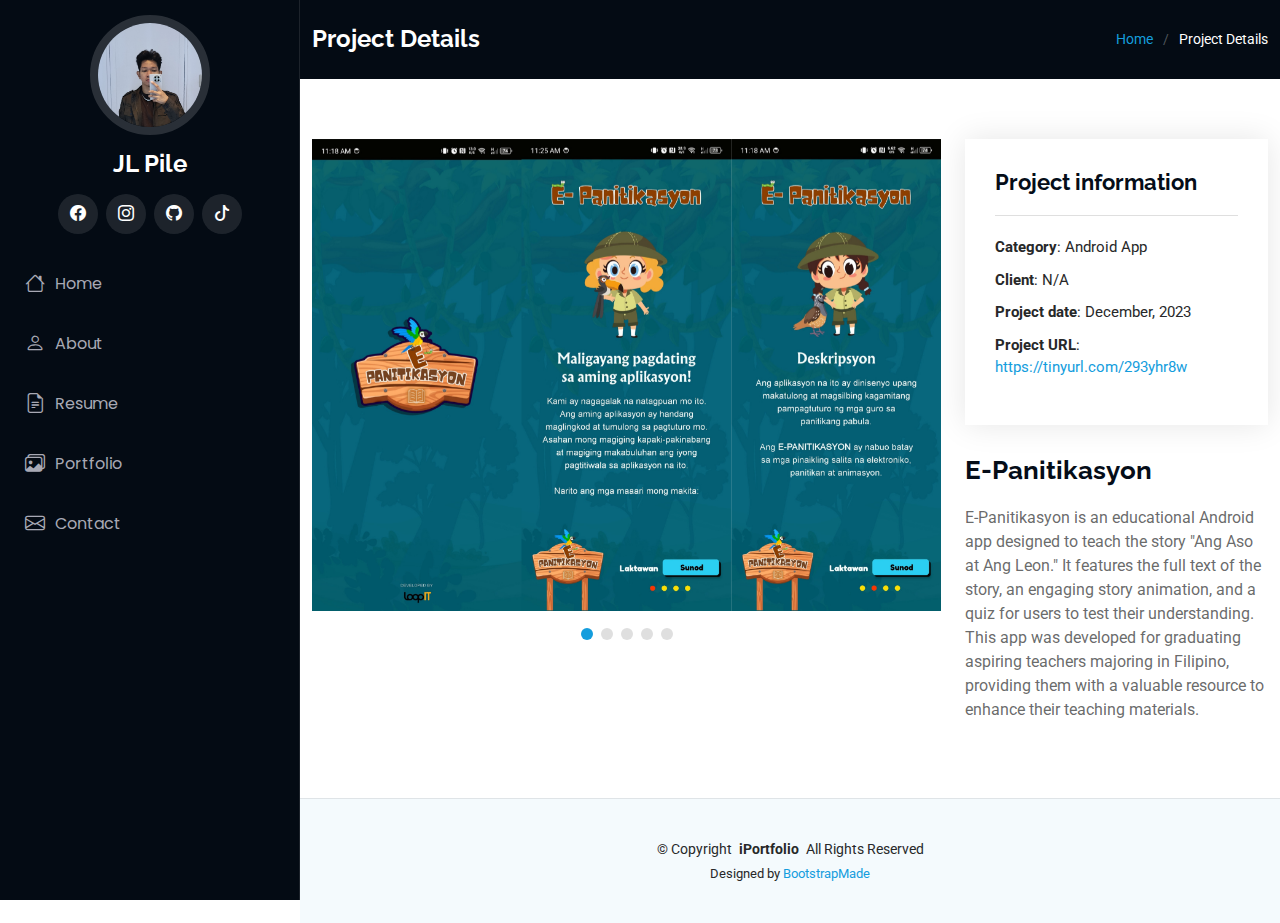
<file: portfolio/projects/portfolio-details-e_panitikasyon.html>
<!DOCTYPE html>
<html lang="en">

<head>
  <meta charset="utf-8">
  <meta content="width=device-width, initial-scale=1.0" name="viewport">
  <title>JL Pile</title>
  <meta content="" name="description">
  <meta content="" name="keywords">

  <!-- Favicons -->
  <link href="../../assets/img/my_pic.jpg" rel="icon">
  <link href="../../assets/img/my_pic.jpg" rel="apple-touch-icon">

  <!-- Fonts -->
  <link href="https://fonts.googleapis.com" rel="preconnect">
  <link href="https://fonts.gstatic.com" rel="preconnect" crossorigin>
  <link href="https://fonts.googleapis.com/css2?family=Roboto:ital,wght@0,100;0,300;0,400;0,500;0,700;0,900;1,100;1,300;1,400;1,500;1,700;1,900&family=Poppins:ital,wght@0,100;0,200;0,300;0,400;0,500;0,600;0,700;0,800;0,900;1,100;1,200;1,300;1,400;1,500;1,600;1,700;1,800;1,900&family=Raleway:ital,wght@0,100;0,200;0,300;0,400;0,500;0,600;0,700;0,800;0,900;1,100;1,200;1,300;1,400;1,500;1,600;1,700;1,800;1,900&display=swap" rel="stylesheet">

  <!-- Vendor CSS Files -->
  <link href="../../assets/vendor/bootstrap/css/bootstrap.min.css" rel="stylesheet">
  <link href="../../assets/vendor/bootstrap-icons/bootstrap-icons.css" rel="stylesheet">
  <link href="../../assets/vendor/aos/aos.css" rel="stylesheet">
  <link href="../../assets/vendor/glightbox/css/glightbox.min.css" rel="stylesheet">
  <link href="../../assets/vendor/swiper/swiper-bundle.min.css" rel="stylesheet">

  <!-- Main CSS File -->
  <link href="../../assets/css/main.css" rel="stylesheet">

  <!-- =======================================================
  * Template Name: iPortfolio
  * Template URL: https://bootstrapmade.com/iportfolio-bootstrap-portfolio-websites-template/
  * Updated: Jun 29 2024 with Bootstrap v5.3.3
  * Author: BootstrapMade.com
  * License: https://bootstrapmade.com/license/
  ======================================================== -->
</head>

<body class="portfolio-details-page">

  <header id="header" class="header dark-background d-flex flex-column">
    <i class="header-toggle d-xl-none bi bi-list"></i>

    <div class="profile-img">
      <img src="../../assets/img/my_pic.jpg" alt="" class="img-fluid rounded-circle">
    </div>

    <a href="../../index.html" class="logo d-flex align-items-center justify-content-center">
      <!-- Uncomment the line below if you also wish to use an image logo -->
      <!-- <img src="assets/img/logo.png" alt=""> -->
      <h1 class="sitename">JL Pile</h1>
    </a>

    <div class="social-links text-center">
      <a href="https://www.facebook.com/johnlloyd.pile/" target="_blank" class="facebook"><i class="bi bi-facebook"></i></a>
      <a href="https://www.instagram.com/jlpile/" target="_blank" class="instagram"><i class="bi bi-instagram"></i></a>
      <!-- <a href="#" class="linkedin"><i class="bi bi-linkedin"></i></a> -->
      <a href="https://github.com/PileJL" target="_blank" class="github"><i class="bi bi-github"></i></a>
      <a href="https://www.tiktok.com/@jlpile?lang=en" target="_blank" class="tiktok"><i class="bi bi-tiktok"></i></a> <!-- Add this line -->
    </div>

    <nav id="navmenu" class="navmenu">
      <ul>
        <li><a href="../../#hero"><i class="bi bi-house navicon"></i>Home</a></li>
        <li><a href="../../#about"><i class="bi bi-person navicon"></i> About</a></li>
        <li><a href="../../#resume"><i class="bi bi-file-earmark-text navicon"></i> Resume</a></li>
        <li><a href="../../#portfolio"><i class="bi bi-images navicon"></i> Portfolio</a></li>
        <!-- <li><a href="../../#services"><i class="bi bi-hdd-stack navicon"></i> Services</a></li>
        <li class="dropdown"><a href="#"><i class="bi bi-menu-button navicon"></i> <span>Dropdown</span> <i class="bi bi-chevron-down toggle-dropdown"></i></a>
          <ul>
            <li><a href="#">Dropdown 1</a></li>
            <li class="dropdown"><a href="#"><span>Deep Dropdown</span> <i class="bi bi-chevron-down toggle-dropdown"></i></a>
              <ul>
                <li><a href="#">Deep Dropdown 1</a></li>
                <li><a href="#">Deep Dropdown 2</a></li>
                <li><a href="#">Deep Dropdown 3</a></li>
                <li><a href="#">Deep Dropdown 4</a></li>
                <li><a href="#">Deep Dropdown 5</a></li>
              </ul>
            </li>
            <li><a href="#">Dropdown 2</a></li>
            <li><a href="#">Dropdown 3</a></li>
            <li><a href="#">Dropdown 4</a></li>
          </ul>
        </li> -->
        <li><a href="#contact"><i class="bi bi-envelope navicon"></i> Contact</a></li>
      </ul>
    </nav>

  </header>

  <main class="main">

    <!-- Page Title -->
    <div class="page-title dark-background">
      <div class="container d-lg-flex justify-content-between align-items-center">
        <h1 class="mb-2 mb-lg-0">Project Details</h1>
        <nav class="breadcrumbs">
          <ol>
            <li><a href="../../index.html">Home</a></li>
            <li class="current">Project Details</li>
          </ol>
        </nav>
      </div>
    </div><!-- End Page Title -->

    <!-- Portfolio Details Section -->
    <section id="portfolio-details" class="portfolio-details section">

      <div class="container" data-aos="fade-up" data-aos-delay="100">

        <div class="row gy-4">

          <div class="col-lg-8">
            <div class="portfolio-details-slider swiper init-swiper">

              <script type="application/json" class="swiper-config">
                {
                  "loop": true,
                  "speed": 600,
                  "autoplay": {
                    "delay": 5000
                  },
                  "slidesPerView": "auto",
                  "pagination": {
                    "el": ".swiper-pagination",
                    "type": "bullets",
                    "clickable": true
                  }
                }
              </script>

              <div class="swiper-wrapper align-items-center">

                <div class="swiper-slide">
                  <img src="../../assets/img/portfolio/e-panitikasyon/e_panitikasyon1.png" alt="">
                </div>

                <div class="swiper-slide">
                  <img src="../../assets/img/portfolio/e-panitikasyon/e_panitikasyon2.png" alt="">
                </div>

                <div class="swiper-slide">
                  <img src="../../assets/img/portfolio/e-panitikasyon/e_panitikasyon3.png" alt="">
                </div>

                <div class="swiper-slide">
                  <img src="../../assets/img/portfolio/e-panitikasyon/e_panitikasyon4.png" alt="">
                </div>

                <div class="swiper-slide">
                  <img src="../../assets/img/portfolio/e-panitikasyon/e_panitikasyon5.png" alt="">
                </div>

              </div>
              <div class="swiper-pagination"></div>
            </div>
          </div>

          <div class="col-lg-4">
            <div class="portfolio-info" data-aos="fade-up" data-aos-delay="200">
              <h3>Project information</h3>
              <ul>
                <li><strong>Category</strong>: Android App</li>
                <li><strong>Client</strong>: N/A</li>
                <li><strong>Project date</strong>: December, 2023</li>
                <li><strong>Project URL</strong>: <a href="https://www.tiktok.com/@jlpile/video/7315269872638758149?lang=en">https://tinyurl.com/293yhr8w</a></li>
              </ul>
            </div>
            <div class="portfolio-description" data-aos="fade-up" data-aos-delay="300">
              <h2>E-Panitikasyon</h2>
              <p>
                E-Panitikasyon is an educational Android app designed to teach the story "Ang Aso at Ang Leon." It features the full text of the story, an engaging story animation, and a quiz for users to test their understanding. This app was developed for graduating aspiring teachers majoring in Filipino, providing them with a valuable resource to enhance their teaching materials.
              </p>
            </div>
          </div>

        </div>

      </div>

    </section><!-- /Portfolio Details Section -->

  </main>

  <footer id="footer" class="footer position-relative light-background">

    <div class="container">
      <div class="copyright text-center ">
        <p>© <span>Copyright</span> <strong class="px-1 sitename">iPortfolio</strong> <span>All Rights Reserved</span></p>
      </div>
      <div class="credits">
        <!-- All the links in the footer should remain intact. -->
        <!-- You can delete the links only if you've purchased the pro version. -->
        <!-- Licensing information: https://bootstrapmade.com/license/ -->
        <!-- Purchase the pro version with working PHP/AJAX contact form: [buy-url] -->
        Designed by <a href="https://bootstrapmade.com/">BootstrapMade</a>
      </div>
    </div>

  </footer>

  <!-- Scroll Top -->
  <a href="#" id="scroll-top" class="scroll-top d-flex align-items-center justify-content-center"><i class="bi bi-arrow-up-short"></i></a>

  <!-- Preloader -->
  <div id="preloader"></div>

  <!-- Vendor JS Files -->
  <script src="../../assets/vendor/bootstrap/js/bootstrap.bundle.min.js"></script>
  <script src="../../assets/vendor/php-email-form/validate.js"></script>
  <script src="../../assets/vendor/aos/aos.js"></script>
  <script src="../../assets/vendor/typed.js/typed.umd.js"></script>
  <script src="../../assets/vendor/purecounter/purecounter_vanilla.js"></script>
  <script src="../../assets/vendor/waypoints/noframework.waypoints.js"></script>
  <script src="../../assets/vendor/glightbox/js/glightbox.min.js"></script>
  <script src="../../assets/vendor/imagesloaded/imagesloaded.pkgd.min.js"></script>
  <script src="../../assets/vendor/isotope-layout/isotope.pkgd.min.js"></script>
  <script src="../../assets/vendor/swiper/swiper-bundle.min.js"></script>

  <!-- Main JS File -->
  <script src="../../assets/js/main.js"></script>

</body>

</html>
</file>
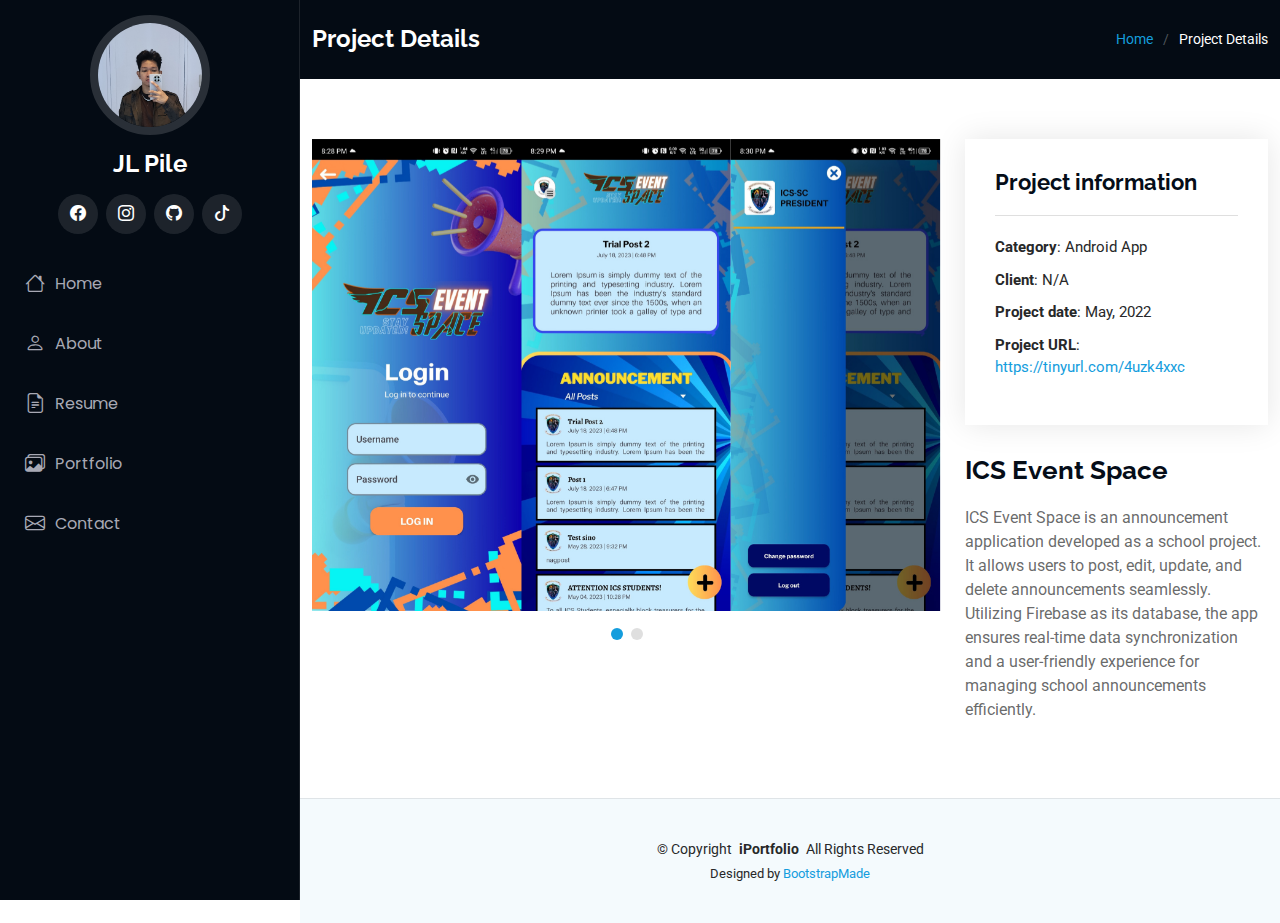
<file: portfolio/projects/portfolio-details-ics-event-space.html>
<!DOCTYPE html>
<html lang="en">

<head>
  <meta charset="utf-8">
  <meta content="width=device-width, initial-scale=1.0" name="viewport">
  <title>JL Pile</title>
  <meta content="" name="description">
  <meta content="" name="keywords">

  <!-- Favicons -->
  <link href="../../assets/img/my_pic.jpg" rel="icon">
  <link href="../../assets/img/my_pic.jpg" rel="apple-touch-icon">

  <!-- Fonts -->
  <link href="https://fonts.googleapis.com" rel="preconnect">
  <link href="https://fonts.gstatic.com" rel="preconnect" crossorigin>
  <link href="https://fonts.googleapis.com/css2?family=Roboto:ital,wght@0,100;0,300;0,400;0,500;0,700;0,900;1,100;1,300;1,400;1,500;1,700;1,900&family=Poppins:ital,wght@0,100;0,200;0,300;0,400;0,500;0,600;0,700;0,800;0,900;1,100;1,200;1,300;1,400;1,500;1,600;1,700;1,800;1,900&family=Raleway:ital,wght@0,100;0,200;0,300;0,400;0,500;0,600;0,700;0,800;0,900;1,100;1,200;1,300;1,400;1,500;1,600;1,700;1,800;1,900&display=swap" rel="stylesheet">

  <!-- Vendor CSS Files -->
  <link href="../../assets/vendor/bootstrap/css/bootstrap.min.css" rel="stylesheet">
  <link href="../../assets/vendor/bootstrap-icons/bootstrap-icons.css" rel="stylesheet">
  <link href="../../assets/vendor/aos/aos.css" rel="stylesheet">
  <link href="../../assets/vendor/glightbox/css/glightbox.min.css" rel="stylesheet">
  <link href="../../assets/vendor/swiper/swiper-bundle.min.css" rel="stylesheet">

  <!-- Main CSS File -->
  <link href="../../assets/css/main.css" rel="stylesheet">

  <!-- =======================================================
  * Template Name: iPortfolio
  * Template URL: https://bootstrapmade.com/iportfolio-bootstrap-portfolio-websites-template/
  * Updated: Jun 29 2024 with Bootstrap v5.3.3
  * Author: BootstrapMade.com
  * License: https://bootstrapmade.com/license/
  ======================================================== -->
</head>

<body class="portfolio-details-page">

  <header id="header" class="header dark-background d-flex flex-column">
    <i class="header-toggle d-xl-none bi bi-list"></i>

    <div class="profile-img">
      <img src="../../assets/img/my_pic.jpg" alt="" class="img-fluid rounded-circle">
    </div>

    <a href="../../index.html" class="logo d-flex align-items-center justify-content-center">
      <!-- Uncomment the line below if you also wish to use an image logo -->
      <!-- <img src="assets/img/logo.png" alt=""> -->
      <h1 class="sitename">JL Pile</h1>
    </a>

    <div class="social-links text-center">
      <a href="https://www.facebook.com/johnlloyd.pile/" target="_blank" class="facebook"><i class="bi bi-facebook"></i></a>
      <a href="https://www.instagram.com/jlpile/" target="_blank" class="instagram"><i class="bi bi-instagram"></i></a>
      <!-- <a href="#" class="linkedin"><i class="bi bi-linkedin"></i></a> -->
      <a href="https://github.com/PileJL" target="_blank" class="github"><i class="bi bi-github"></i></a>
      <a href="https://www.tiktok.com/@jlpile?lang=en" target="_blank" class="tiktok"><i class="bi bi-tiktok"></i></a> <!-- Add this line -->
    </div>

    <nav id="navmenu" class="navmenu">
      <ul>
        <li><a href="../../#hero"><i class="bi bi-house navicon"></i>Home</a></li>
        <li><a href="../../#about"><i class="bi bi-person navicon"></i> About</a></li>
        <li><a href="../../#resume"><i class="bi bi-file-earmark-text navicon"></i> Resume</a></li>
        <li><a href="../../#portfolio"><i class="bi bi-images navicon"></i> Portfolio</a></li>
        <!-- <li><a href="../../#services"><i class="bi bi-hdd-stack navicon"></i> Services</a></li>
        <li class="dropdown"><a href="#"><i class="bi bi-menu-button navicon"></i> <span>Dropdown</span> <i class="bi bi-chevron-down toggle-dropdown"></i></a>
          <ul>
            <li><a href="#">Dropdown 1</a></li>
            <li class="dropdown"><a href="#"><span>Deep Dropdown</span> <i class="bi bi-chevron-down toggle-dropdown"></i></a>
              <ul>
                <li><a href="#">Deep Dropdown 1</a></li>
                <li><a href="#">Deep Dropdown 2</a></li>
                <li><a href="#">Deep Dropdown 3</a></li>
                <li><a href="#">Deep Dropdown 4</a></li>
                <li><a href="#">Deep Dropdown 5</a></li>
              </ul>
            </li>
            <li><a href="#">Dropdown 2</a></li>
            <li><a href="#">Dropdown 3</a></li>
            <li><a href="#">Dropdown 4</a></li>
          </ul>
        </li> -->
        <li><a href="#contact"><i class="bi bi-envelope navicon"></i> Contact</a></li>
      </ul>
    </nav>

  </header>

  <main class="main">

    <!-- Page Title -->
    <div class="page-title dark-background">
      <div class="container d-lg-flex justify-content-between align-items-center">
        <h1 class="mb-2 mb-lg-0">Project Details</h1>
        <nav class="breadcrumbs">
          <ol>
            <li><a href="../../index.html">Home</a></li>
            <li class="current">Project Details</li>
          </ol>
        </nav>
      </div>
    </div><!-- End Page Title -->

    <!-- Portfolio Details Section -->
    <section id="portfolio-details" class="portfolio-details section">

      <div class="container" data-aos="fade-up" data-aos-delay="100">

        <div class="row gy-4">

          <div class="col-lg-8">
            <div class="portfolio-details-slider swiper init-swiper">

              <script type="application/json" class="swiper-config">
                {
                  "loop": true,
                  "speed": 600,
                  "autoplay": {
                    "delay": 5000
                  },
                  "slidesPerView": "auto",
                  "pagination": {
                    "el": ".swiper-pagination",
                    "type": "bullets",
                    "clickable": true
                  }
                }
              </script>

              <div class="swiper-wrapper align-items-center">

                <div class="swiper-slide">
                  <img src="../../assets/img/portfolio/ics_event_space/ics_event_space1.png" alt="">
                </div>

                <div class="swiper-slide">
                  <img src="../../assets/img/portfolio/ics_event_space/ics_event_space2.png" alt="">
                </div>
                

              </div>
              <div class="swiper-pagination"></div>
            </div>
          </div>

          <div class="col-lg-4">
            <div class="portfolio-info" data-aos="fade-up" data-aos-delay="200">
              <h3>Project information</h3>
              <ul>
                <li><strong>Category</strong>: Android App</li>
                <li><strong>Client</strong>: N/A</li>
                <li><strong>Project date</strong>: May, 2022</li>
                <li><strong>Project URL</strong>: <a href="https://www.tiktok.com/@jlpile/video/7257150365127150854?lang=en">https://tinyurl.com/4uzk4xxc</a></li>
              </ul>
            </div>
            <div class="portfolio-description" data-aos="fade-up" data-aos-delay="300">
              <h2>ICS Event Space</h2>
              <p>
                ICS Event Space is an announcement application developed as a school project. It allows users to post, edit, update, and delete announcements seamlessly. Utilizing Firebase as its database, the app ensures real-time data synchronization and a user-friendly experience for managing school announcements efficiently.
              </p>
            </div>
          </div>

        </div>

      </div>

    </section><!-- /Portfolio Details Section -->

  </main>

  <footer id="footer" class="footer position-relative light-background">

    <div class="container">
      <div class="copyright text-center ">
        <p>© <span>Copyright</span> <strong class="px-1 sitename">iPortfolio</strong> <span>All Rights Reserved</span></p>
      </div>
      <div class="credits">
        <!-- All the links in the footer should remain intact. -->
        <!-- You can delete the links only if you've purchased the pro version. -->
        <!-- Licensing information: https://bootstrapmade.com/license/ -->
        <!-- Purchase the pro version with working PHP/AJAX contact form: [buy-url] -->
        Designed by <a href="https://bootstrapmade.com/">BootstrapMade</a>
      </div>
    </div>

  </footer>

  <!-- Scroll Top -->
  <a href="#" id="scroll-top" class="scroll-top d-flex align-items-center justify-content-center"><i class="bi bi-arrow-up-short"></i></a>

  <!-- Preloader -->
  <div id="preloader"></div>

  <!-- Vendor JS Files -->
  <script src="../../assets/vendor/bootstrap/js/bootstrap.bundle.min.js"></script>
  <script src="../../assets/vendor/php-email-form/validate.js"></script>
  <script src="../../assets/vendor/aos/aos.js"></script>
  <script src="../../assets/vendor/typed.js/typed.umd.js"></script>
  <script src="../../assets/vendor/purecounter/purecounter_vanilla.js"></script>
  <script src="../../assets/vendor/waypoints/noframework.waypoints.js"></script>
  <script src="../../assets/vendor/glightbox/js/glightbox.min.js"></script>
  <script src="../../assets/vendor/imagesloaded/imagesloaded.pkgd.min.js"></script>
  <script src="../../assets/vendor/isotope-layout/isotope.pkgd.min.js"></script>
  <script src="../../assets/vendor/swiper/swiper-bundle.min.js"></script>

  <!-- Main JS File -->
  <script src="../../assets/js/main.js"></script>

</body>

</html>
</file>
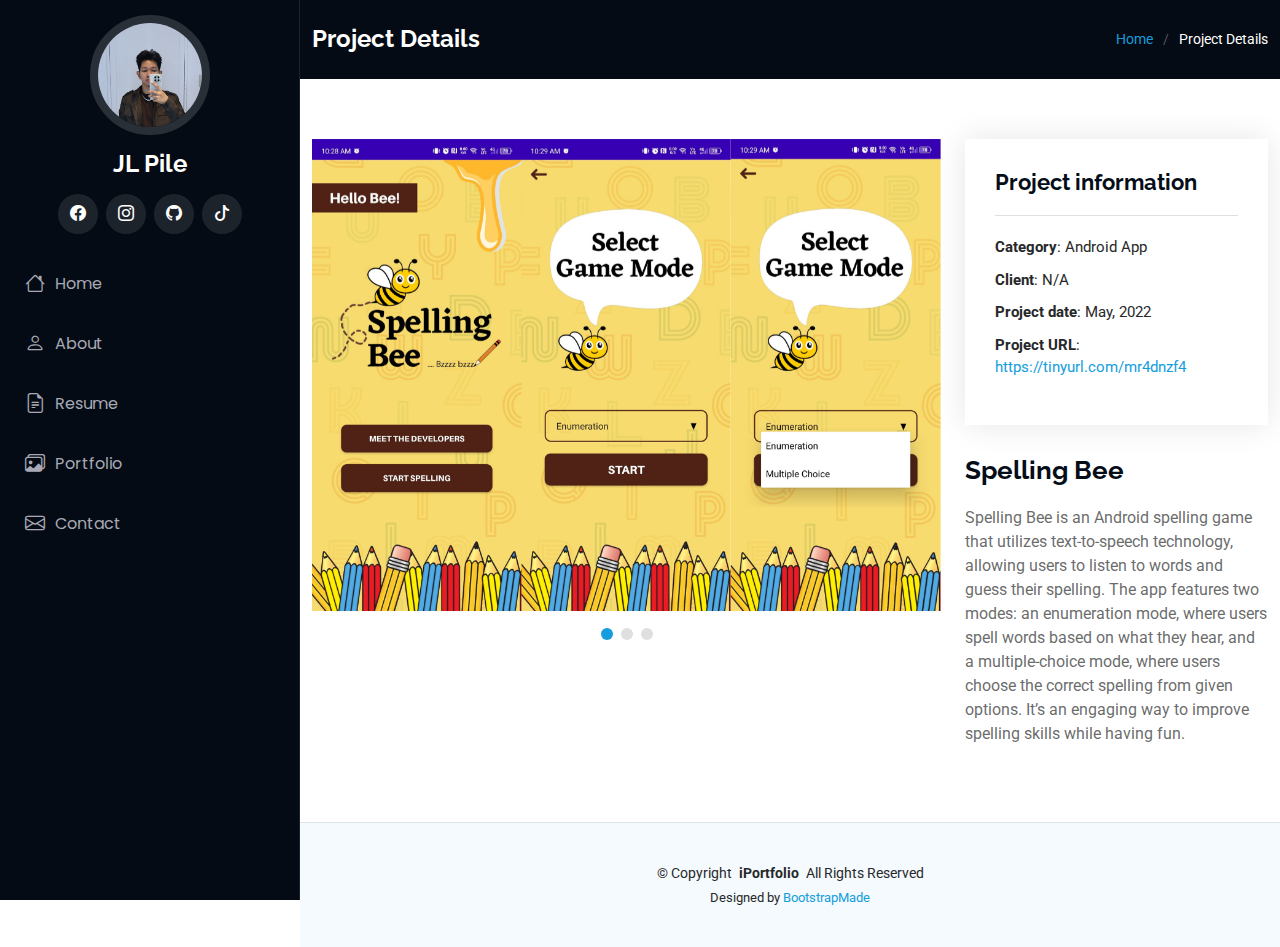
<file: portfolio/projects/portfolio-details-spelling-bee.html>
<!DOCTYPE html>
<html lang="en">

<head>
  <meta charset="utf-8">
  <meta content="width=device-width, initial-scale=1.0" name="viewport">
  <title>JL Pile</title>
  <meta content="" name="description">
  <meta content="" name="keywords">

  <!-- Favicons -->
  <link href="../../assets/img/my_pic.jpg" rel="icon">
  <link href="../../assets/img/my_pic.jpg" rel="apple-touch-icon">

  <!-- Fonts -->
  <link href="https://fonts.googleapis.com" rel="preconnect">
  <link href="https://fonts.gstatic.com" rel="preconnect" crossorigin>
  <link href="https://fonts.googleapis.com/css2?family=Roboto:ital,wght@0,100;0,300;0,400;0,500;0,700;0,900;1,100;1,300;1,400;1,500;1,700;1,900&family=Poppins:ital,wght@0,100;0,200;0,300;0,400;0,500;0,600;0,700;0,800;0,900;1,100;1,200;1,300;1,400;1,500;1,600;1,700;1,800;1,900&family=Raleway:ital,wght@0,100;0,200;0,300;0,400;0,500;0,600;0,700;0,800;0,900;1,100;1,200;1,300;1,400;1,500;1,600;1,700;1,800;1,900&display=swap" rel="stylesheet">

  <!-- Vendor CSS Files -->
  <link href="../../assets/vendor/bootstrap/css/bootstrap.min.css" rel="stylesheet">
  <link href="../../assets/vendor/bootstrap-icons/bootstrap-icons.css" rel="stylesheet">
  <link href="../../assets/vendor/aos/aos.css" rel="stylesheet">
  <link href="../../assets/vendor/glightbox/css/glightbox.min.css" rel="stylesheet">
  <link href="../../assets/vendor/swiper/swiper-bundle.min.css" rel="stylesheet">

  <!-- Main CSS File -->
  <link href="../../assets/css/main.css" rel="stylesheet">

  <!-- =======================================================
  * Template Name: iPortfolio
  * Template URL: https://bootstrapmade.com/iportfolio-bootstrap-portfolio-websites-template/
  * Updated: Jun 29 2024 with Bootstrap v5.3.3
  * Author: BootstrapMade.com
  * License: https://bootstrapmade.com/license/
  ======================================================== -->
</head>

<body class="portfolio-details-page">

  <header id="header" class="header dark-background d-flex flex-column">
    <i class="header-toggle d-xl-none bi bi-list"></i>

    <div class="profile-img">
      <img src="../../assets/img/my_pic.jpg" alt="" class="img-fluid rounded-circle">
    </div>

    <a href="../../index.html" class="logo d-flex align-items-center justify-content-center">
      <!-- Uncomment the line below if you also wish to use an image logo -->
      <!-- <img src="assets/img/logo.png" alt=""> -->
      <h1 class="sitename">JL Pile</h1>
    </a>

    <div class="social-links text-center">
      <a href="https://www.facebook.com/johnlloyd.pile/" target="_blank" class="facebook"><i class="bi bi-facebook"></i></a>
      <a href="https://www.instagram.com/jlpile/" target="_blank" class="instagram"><i class="bi bi-instagram"></i></a>
      <!-- <a href="#" class="linkedin"><i class="bi bi-linkedin"></i></a> -->
      <a href="https://github.com/PileJL" target="_blank" class="github"><i class="bi bi-github"></i></a>
      <a href="https://www.tiktok.com/@jlpile?lang=en" target="_blank" class="tiktok"><i class="bi bi-tiktok"></i></a> <!-- Add this line -->
    </div>

    <nav id="navmenu" class="navmenu">
      <ul>
        <li><a href="../../#hero"><i class="bi bi-house navicon"></i>Home</a></li>
        <li><a href="../../#about"><i class="bi bi-person navicon"></i> About</a></li>
        <li><a href="../../#resume"><i class="bi bi-file-earmark-text navicon"></i> Resume</a></li>
        <li><a href="../../#portfolio"><i class="bi bi-images navicon"></i> Portfolio</a></li>
        <!-- <li><a href="../../#services"><i class="bi bi-hdd-stack navicon"></i> Services</a></li>
        <li class="dropdown"><a href="#"><i class="bi bi-menu-button navicon"></i> <span>Dropdown</span> <i class="bi bi-chevron-down toggle-dropdown"></i></a>
          <ul>
            <li><a href="#">Dropdown 1</a></li>
            <li class="dropdown"><a href="#"><span>Deep Dropdown</span> <i class="bi bi-chevron-down toggle-dropdown"></i></a>
              <ul>
                <li><a href="#">Deep Dropdown 1</a></li>
                <li><a href="#">Deep Dropdown 2</a></li>
                <li><a href="#">Deep Dropdown 3</a></li>
                <li><a href="#">Deep Dropdown 4</a></li>
                <li><a href="#">Deep Dropdown 5</a></li>
              </ul>
            </li>
            <li><a href="#">Dropdown 2</a></li>
            <li><a href="#">Dropdown 3</a></li>
            <li><a href="#">Dropdown 4</a></li>
          </ul>
        </li> -->
        <li><a href="#contact"><i class="bi bi-envelope navicon"></i> Contact</a></li>
      </ul>
    </nav>

  </header>

  <main class="main">

    <!-- Page Title -->
    <div class="page-title dark-background">
      <div class="container d-lg-flex justify-content-between align-items-center">
        <h1 class="mb-2 mb-lg-0">Project Details</h1>
        <nav class="breadcrumbs">
          <ol>
            <li><a href="../../index.html">Home</a></li>
            <li class="current">Project Details</li>
          </ol>
        </nav>
      </div>
    </div><!-- End Page Title -->

    <!-- Portfolio Details Section -->
    <section id="portfolio-details" class="portfolio-details section">

      <div class="container" data-aos="fade-up" data-aos-delay="100">

        <div class="row gy-4">

          <div class="col-lg-8">
            <div class="portfolio-details-slider swiper init-swiper">

              <script type="application/json" class="swiper-config">
                {
                  "loop": true,
                  "speed": 600,
                  "autoplay": {
                    "delay": 5000
                  },
                  "slidesPerView": "auto",
                  "pagination": {
                    "el": ".swiper-pagination",
                    "type": "bullets",
                    "clickable": true
                  }
                }
              </script>

              <div class="swiper-wrapper align-items-center">

                <div class="swiper-slide">
                  <img src="../../assets/img/portfolio/spelling_bee/spelling_bee1.png" alt="">
                </div>

                <div class="swiper-slide">
                  <img src="../../assets/img/portfolio/spelling_bee/spelling_bee2.png" alt="">
                </div>

                <div class="swiper-slide">
                  <img src="../../assets/img/portfolio/spelling_bee/spelling_bee3.png" alt="">
                </div>
                

              </div>
              <div class="swiper-pagination"></div>
            </div>
          </div>

          <div class="col-lg-4">
            <div class="portfolio-info" data-aos="fade-up" data-aos-delay="200">
              <h3>Project information</h3>
              <ul>
                <li><strong>Category</strong>: Android App</li>
                <li><strong>Client</strong>: N/A</li>
                <li><strong>Project date</strong>: May, 2022</li>
                <li><strong>Project URL</strong>: <a href="https://www.tiktok.com/@jlpile/video/7255968518129093893?lang=en">https://tinyurl.com/mr4dnzf4</a></li>
              </ul>
            </div>
            <div class="portfolio-description" data-aos="fade-up" data-aos-delay="300">
              <h2>Spelling Bee</h2>
              <p>
                Spelling Bee is an Android spelling game that utilizes text-to-speech technology, allowing users to listen to words and guess their spelling. The app features two modes: an enumeration mode, where users spell words based on what they hear, and a multiple-choice mode, where users choose the correct spelling from given options. It’s an engaging way to improve spelling skills while having fun.
              </p>
            </div>
          </div>

        </div>

      </div>

    </section><!-- /Portfolio Details Section -->

  </main>

  <footer id="footer" class="footer position-relative light-background">

    <div class="container">
      <div class="copyright text-center ">
        <p>© <span>Copyright</span> <strong class="px-1 sitename">iPortfolio</strong> <span>All Rights Reserved</span></p>
      </div>
      <div class="credits">
        <!-- All the links in the footer should remain intact. -->
        <!-- You can delete the links only if you've purchased the pro version. -->
        <!-- Licensing information: https://bootstrapmade.com/license/ -->
        <!-- Purchase the pro version with working PHP/AJAX contact form: [buy-url] -->
        Designed by <a href="https://bootstrapmade.com/">BootstrapMade</a>
      </div>
    </div>

  </footer>

  <!-- Scroll Top -->
  <a href="#" id="scroll-top" class="scroll-top d-flex align-items-center justify-content-center"><i class="bi bi-arrow-up-short"></i></a>

  <!-- Preloader -->
  <div id="preloader"></div>

  <!-- Vendor JS Files -->
  <script src="../../assets/vendor/bootstrap/js/bootstrap.bundle.min.js"></script>
  <script src="../../assets/vendor/php-email-form/validate.js"></script>
  <script src="../../assets/vendor/aos/aos.js"></script>
  <script src="../../assets/vendor/typed.js/typed.umd.js"></script>
  <script src="../../assets/vendor/purecounter/purecounter_vanilla.js"></script>
  <script src="../../assets/vendor/waypoints/noframework.waypoints.js"></script>
  <script src="../../assets/vendor/glightbox/js/glightbox.min.js"></script>
  <script src="../../assets/vendor/imagesloaded/imagesloaded.pkgd.min.js"></script>
  <script src="../../assets/vendor/isotope-layout/isotope.pkgd.min.js"></script>
  <script src="../../assets/vendor/swiper/swiper-bundle.min.js"></script>

  <!-- Main JS File -->
  <script src="../../assets/js/main.js"></script>

</body>

</html>
</file>
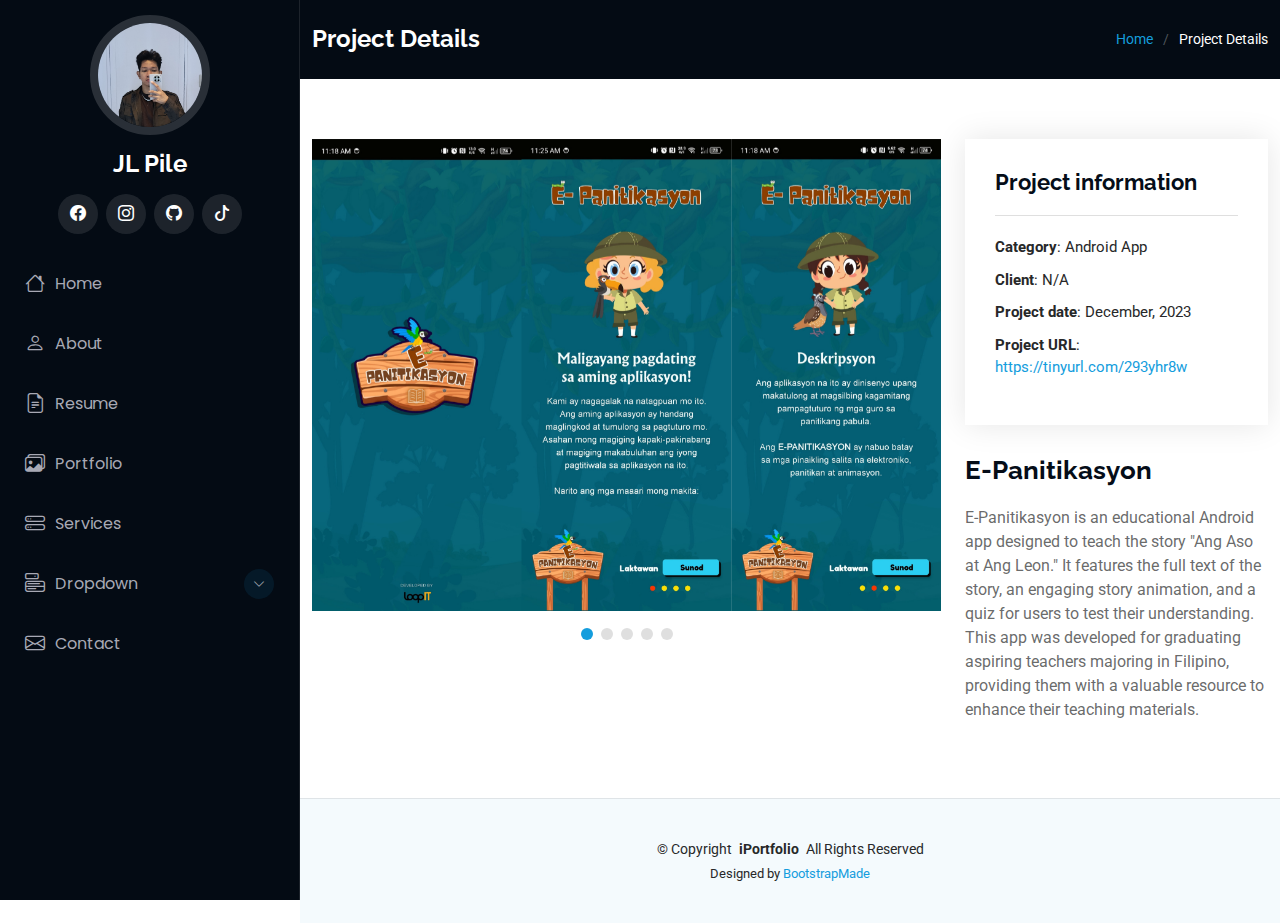
<file: portfolio/portfolio/projects/portfolio-details-e_panitikasyon.html>
<!DOCTYPE html>
<html lang="en">

<head>
  <meta charset="utf-8">
  <meta content="width=device-width, initial-scale=1.0" name="viewport">
  <title>JL Pile</title>
  <meta content="" name="description">
  <meta content="" name="keywords">

  <!-- Favicons -->
  <link href="../../assets/img/favicon.png" rel="icon">
  <link href="../../assets/img/apple-touch-icon.png" rel="apple-touch-icon">

  <!-- Fonts -->
  <link href="https://fonts.googleapis.com" rel="preconnect">
  <link href="https://fonts.gstatic.com" rel="preconnect" crossorigin>
  <link href="https://fonts.googleapis.com/css2?family=Roboto:ital,wght@0,100;0,300;0,400;0,500;0,700;0,900;1,100;1,300;1,400;1,500;1,700;1,900&family=Poppins:ital,wght@0,100;0,200;0,300;0,400;0,500;0,600;0,700;0,800;0,900;1,100;1,200;1,300;1,400;1,500;1,600;1,700;1,800;1,900&family=Raleway:ital,wght@0,100;0,200;0,300;0,400;0,500;0,600;0,700;0,800;0,900;1,100;1,200;1,300;1,400;1,500;1,600;1,700;1,800;1,900&display=swap" rel="stylesheet">

  <!-- Vendor CSS Files -->
  <link href="../../assets/vendor/bootstrap/css/bootstrap.min.css" rel="stylesheet">
  <link href="../../assets/vendor/bootstrap-icons/bootstrap-icons.css" rel="stylesheet">
  <link href="../../assets/vendor/aos/aos.css" rel="stylesheet">
  <link href="../../assets/vendor/glightbox/css/glightbox.min.css" rel="stylesheet">
  <link href="../../assets/vendor/swiper/swiper-bundle.min.css" rel="stylesheet">

  <!-- Main CSS File -->
  <link href="../../assets/css/main.css" rel="stylesheet">

  <!-- =======================================================
  * Template Name: iPortfolio
  * Template URL: https://bootstrapmade.com/iportfolio-bootstrap-portfolio-websites-template/
  * Updated: Jun 29 2024 with Bootstrap v5.3.3
  * Author: BootstrapMade.com
  * License: https://bootstrapmade.com/license/
  ======================================================== -->
</head>

<body class="portfolio-details-page">

  <header id="header" class="header dark-background d-flex flex-column">
    <i class="header-toggle d-xl-none bi bi-list"></i>

    <div class="profile-img">
      <img src="../../assets/img/my_pic.jpg" alt="" class="img-fluid rounded-circle">
    </div>

    <a href="../../index.html" class="logo d-flex align-items-center justify-content-center">
      <!-- Uncomment the line below if you also wish to use an image logo -->
      <!-- <img src="assets/img/logo.png" alt=""> -->
      <h1 class="sitename">JL Pile</h1>
    </a>

    <div class="social-links text-center">
      <a href="https://www.facebook.com/johnlloyd.pile/" target="_blank" class="facebook"><i class="bi bi-facebook"></i></a>
      <a href="https://www.instagram.com/jlpile/" target="_blank" class="instagram"><i class="bi bi-instagram"></i></a>
      <!-- <a href="#" class="linkedin"><i class="bi bi-linkedin"></i></a> -->
      <a href="https://github.com/your-github-username" target="_blank" class="github"><i class="bi bi-github"></i></a>
      <a href="https://www.tiktok.com/@jlpile?lang=en" target="_blank" class="tiktok"><i class="bi bi-tiktok"></i></a> <!-- Add this line -->
    </div>

    <nav id="navmenu" class="navmenu">
      <ul>
        <li><a href="../../#hero"><i class="bi bi-house navicon"></i>Home</a></li>
        <li><a href="../../#about"><i class="bi bi-person navicon"></i> About</a></li>
        <li><a href="../../#resume"><i class="bi bi-file-earmark-text navicon"></i> Resume</a></li>
        <li><a href="../../#portfolio"><i class="bi bi-images navicon"></i> Portfolio</a></li>
        <li><a href="../../#services"><i class="bi bi-hdd-stack navicon"></i> Services</a></li>
        <li class="dropdown"><a href="#"><i class="bi bi-menu-button navicon"></i> <span>Dropdown</span> <i class="bi bi-chevron-down toggle-dropdown"></i></a>
          <ul>
            <li><a href="#">Dropdown 1</a></li>
            <li class="dropdown"><a href="#"><span>Deep Dropdown</span> <i class="bi bi-chevron-down toggle-dropdown"></i></a>
              <ul>
                <li><a href="#">Deep Dropdown 1</a></li>
                <li><a href="#">Deep Dropdown 2</a></li>
                <li><a href="#">Deep Dropdown 3</a></li>
                <li><a href="#">Deep Dropdown 4</a></li>
                <li><a href="#">Deep Dropdown 5</a></li>
              </ul>
            </li>
            <li><a href="#">Dropdown 2</a></li>
            <li><a href="#">Dropdown 3</a></li>
            <li><a href="#">Dropdown 4</a></li>
          </ul>
        </li>
        <li><a href="#contact"><i class="bi bi-envelope navicon"></i> Contact</a></li>
      </ul>
    </nav>

  </header>

  <main class="main">

    <!-- Page Title -->
    <div class="page-title dark-background">
      <div class="container d-lg-flex justify-content-between align-items-center">
        <h1 class="mb-2 mb-lg-0">Project Details</h1>
        <nav class="breadcrumbs">
          <ol>
            <li><a href="../../index.html">Home</a></li>
            <li class="current">Project Details</li>
          </ol>
        </nav>
      </div>
    </div><!-- End Page Title -->

    <!-- Portfolio Details Section -->
    <section id="portfolio-details" class="portfolio-details section">

      <div class="container" data-aos="fade-up" data-aos-delay="100">

        <div class="row gy-4">

          <div class="col-lg-8">
            <div class="portfolio-details-slider swiper init-swiper">

              <script type="application/json" class="swiper-config">
                {
                  "loop": true,
                  "speed": 600,
                  "autoplay": {
                    "delay": 5000
                  },
                  "slidesPerView": "auto",
                  "pagination": {
                    "el": ".swiper-pagination",
                    "type": "bullets",
                    "clickable": true
                  }
                }
              </script>

              <div class="swiper-wrapper align-items-center">

                <div class="swiper-slide">
                  <img src="../../assets/img/portfolio/e-panitikasyon/e_panitikasyon1.png" alt="">
                </div>

                <div class="swiper-slide">
                  <img src="../../assets/img/portfolio/e-panitikasyon/e_panitikasyon2.png" alt="">
                </div>

                <div class="swiper-slide">
                  <img src="../../assets/img/portfolio/e-panitikasyon/e_panitikasyon3.png" alt="">
                </div>

                <div class="swiper-slide">
                  <img src="../../assets/img/portfolio/e-panitikasyon/e_panitikasyon4.png" alt="">
                </div>

                <div class="swiper-slide">
                  <img src="../../assets/img/portfolio/e-panitikasyon/e_panitikasyon5.png" alt="">
                </div>

              </div>
              <div class="swiper-pagination"></div>
            </div>
          </div>

          <div class="col-lg-4">
            <div class="portfolio-info" data-aos="fade-up" data-aos-delay="200">
              <h3>Project information</h3>
              <ul>
                <li><strong>Category</strong>: Android App</li>
                <li><strong>Client</strong>: N/A</li>
                <li><strong>Project date</strong>: December, 2023</li>
                <li><strong>Project URL</strong>: <a href="https://www.tiktok.com/@jlpile/video/7315269872638758149?lang=en">https://tinyurl.com/293yhr8w</a></li>
              </ul>
            </div>
            <div class="portfolio-description" data-aos="fade-up" data-aos-delay="300">
              <h2>E-Panitikasyon</h2>
              <p>
                E-Panitikasyon is an educational Android app designed to teach the story "Ang Aso at Ang Leon." It features the full text of the story, an engaging story animation, and a quiz for users to test their understanding. This app was developed for graduating aspiring teachers majoring in Filipino, providing them with a valuable resource to enhance their teaching materials.
              </p>
            </div>
          </div>

        </div>

      </div>

    </section><!-- /Portfolio Details Section -->

  </main>

  <footer id="footer" class="footer position-relative light-background">

    <div class="container">
      <div class="copyright text-center ">
        <p>© <span>Copyright</span> <strong class="px-1 sitename">iPortfolio</strong> <span>All Rights Reserved</span></p>
      </div>
      <div class="credits">
        <!-- All the links in the footer should remain intact. -->
        <!-- You can delete the links only if you've purchased the pro version. -->
        <!-- Licensing information: https://bootstrapmade.com/license/ -->
        <!-- Purchase the pro version with working PHP/AJAX contact form: [buy-url] -->
        Designed by <a href="https://bootstrapmade.com/">BootstrapMade</a>
      </div>
    </div>

  </footer>

  <!-- Scroll Top -->
  <a href="#" id="scroll-top" class="scroll-top d-flex align-items-center justify-content-center"><i class="bi bi-arrow-up-short"></i></a>

  <!-- Preloader -->
  <div id="preloader"></div>

  <!-- Vendor JS Files -->
  <script src="../../assets/vendor/bootstrap/js/bootstrap.bundle.min.js"></script>
  <script src="../../assets/vendor/php-email-form/validate.js"></script>
  <script src="../../assets/vendor/aos/aos.js"></script>
  <script src="../../assets/vendor/typed.js/typed.umd.js"></script>
  <script src="../../assets/vendor/purecounter/purecounter_vanilla.js"></script>
  <script src="../../assets/vendor/waypoints/noframework.waypoints.js"></script>
  <script src="../../assets/vendor/glightbox/js/glightbox.min.js"></script>
  <script src="../../assets/vendor/imagesloaded/imagesloaded.pkgd.min.js"></script>
  <script src="../../assets/vendor/isotope-layout/isotope.pkgd.min.js"></script>
  <script src="../../assets/vendor/swiper/swiper-bundle.min.js"></script>

  <!-- Main JS File -->
  <script src="../../assets/js/main.js"></script>

</body>

</html>
</file>
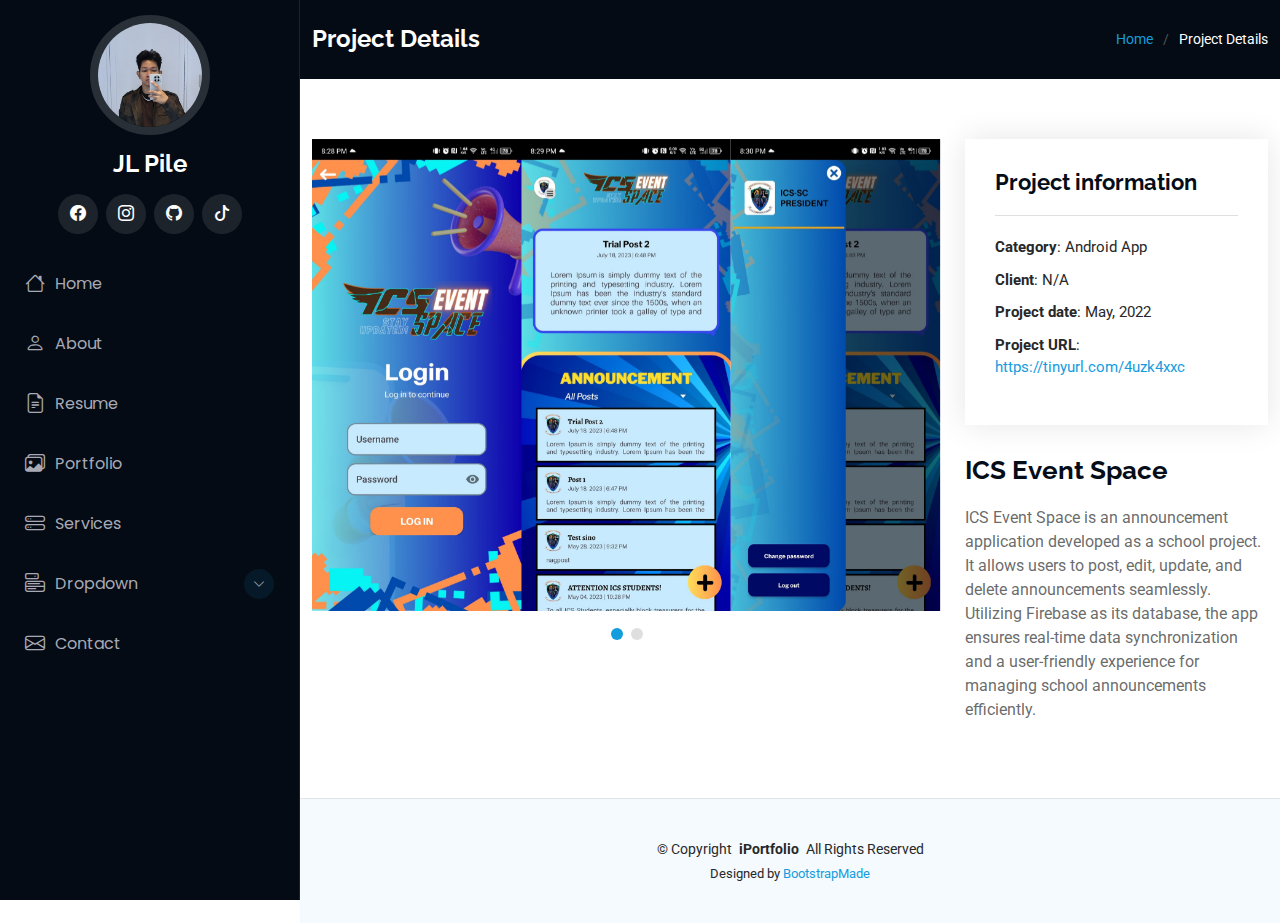
<file: portfolio/portfolio/projects/portfolio-details-ics-event-space.html>
<!DOCTYPE html>
<html lang="en">

<head>
  <meta charset="utf-8">
  <meta content="width=device-width, initial-scale=1.0" name="viewport">
  <title>JL Pile</title>
  <meta content="" name="description">
  <meta content="" name="keywords">

  <!-- Favicons -->
  <link href="../../assets/img/favicon.png" rel="icon">
  <link href="../../assets/img/apple-touch-icon.png" rel="apple-touch-icon">

  <!-- Fonts -->
  <link href="https://fonts.googleapis.com" rel="preconnect">
  <link href="https://fonts.gstatic.com" rel="preconnect" crossorigin>
  <link href="https://fonts.googleapis.com/css2?family=Roboto:ital,wght@0,100;0,300;0,400;0,500;0,700;0,900;1,100;1,300;1,400;1,500;1,700;1,900&family=Poppins:ital,wght@0,100;0,200;0,300;0,400;0,500;0,600;0,700;0,800;0,900;1,100;1,200;1,300;1,400;1,500;1,600;1,700;1,800;1,900&family=Raleway:ital,wght@0,100;0,200;0,300;0,400;0,500;0,600;0,700;0,800;0,900;1,100;1,200;1,300;1,400;1,500;1,600;1,700;1,800;1,900&display=swap" rel="stylesheet">

  <!-- Vendor CSS Files -->
  <link href="../../assets/vendor/bootstrap/css/bootstrap.min.css" rel="stylesheet">
  <link href="../../assets/vendor/bootstrap-icons/bootstrap-icons.css" rel="stylesheet">
  <link href="../../assets/vendor/aos/aos.css" rel="stylesheet">
  <link href="../../assets/vendor/glightbox/css/glightbox.min.css" rel="stylesheet">
  <link href="../../assets/vendor/swiper/swiper-bundle.min.css" rel="stylesheet">

  <!-- Main CSS File -->
  <link href="../../assets/css/main.css" rel="stylesheet">

  <!-- =======================================================
  * Template Name: iPortfolio
  * Template URL: https://bootstrapmade.com/iportfolio-bootstrap-portfolio-websites-template/
  * Updated: Jun 29 2024 with Bootstrap v5.3.3
  * Author: BootstrapMade.com
  * License: https://bootstrapmade.com/license/
  ======================================================== -->
</head>

<body class="portfolio-details-page">

  <header id="header" class="header dark-background d-flex flex-column">
    <i class="header-toggle d-xl-none bi bi-list"></i>

    <div class="profile-img">
      <img src="../../assets/img/my_pic.jpg" alt="" class="img-fluid rounded-circle">
    </div>

    <a href="../../index.html" class="logo d-flex align-items-center justify-content-center">
      <!-- Uncomment the line below if you also wish to use an image logo -->
      <!-- <img src="assets/img/logo.png" alt=""> -->
      <h1 class="sitename">JL Pile</h1>
    </a>

    <div class="social-links text-center">
      <a href="https://www.facebook.com/johnlloyd.pile/" target="_blank" class="facebook"><i class="bi bi-facebook"></i></a>
      <a href="https://www.instagram.com/jlpile/" target="_blank" class="instagram"><i class="bi bi-instagram"></i></a>
      <!-- <a href="#" class="linkedin"><i class="bi bi-linkedin"></i></a> -->
      <a href="https://github.com/your-github-username" target="_blank" class="github"><i class="bi bi-github"></i></a>
      <a href="https://www.tiktok.com/@jlpile?lang=en" target="_blank" class="tiktok"><i class="bi bi-tiktok"></i></a> <!-- Add this line -->
    </div>

    <nav id="navmenu" class="navmenu">
      <ul>
        <li><a href="../../#hero"><i class="bi bi-house navicon"></i>Home</a></li>
        <li><a href="../../#about"><i class="bi bi-person navicon"></i> About</a></li>
        <li><a href="../../#resume"><i class="bi bi-file-earmark-text navicon"></i> Resume</a></li>
        <li><a href="../../#portfolio"><i class="bi bi-images navicon"></i> Portfolio</a></li>
        <li><a href="../../#services"><i class="bi bi-hdd-stack navicon"></i> Services</a></li>
        <li class="dropdown"><a href="#"><i class="bi bi-menu-button navicon"></i> <span>Dropdown</span> <i class="bi bi-chevron-down toggle-dropdown"></i></a>
          <ul>
            <li><a href="#">Dropdown 1</a></li>
            <li class="dropdown"><a href="#"><span>Deep Dropdown</span> <i class="bi bi-chevron-down toggle-dropdown"></i></a>
              <ul>
                <li><a href="#">Deep Dropdown 1</a></li>
                <li><a href="#">Deep Dropdown 2</a></li>
                <li><a href="#">Deep Dropdown 3</a></li>
                <li><a href="#">Deep Dropdown 4</a></li>
                <li><a href="#">Deep Dropdown 5</a></li>
              </ul>
            </li>
            <li><a href="#">Dropdown 2</a></li>
            <li><a href="#">Dropdown 3</a></li>
            <li><a href="#">Dropdown 4</a></li>
          </ul>
        </li>
        <li><a href="#contact"><i class="bi bi-envelope navicon"></i> Contact</a></li>
      </ul>
    </nav>

  </header>

  <main class="main">

    <!-- Page Title -->
    <div class="page-title dark-background">
      <div class="container d-lg-flex justify-content-between align-items-center">
        <h1 class="mb-2 mb-lg-0">Project Details</h1>
        <nav class="breadcrumbs">
          <ol>
            <li><a href="../../index.html">Home</a></li>
            <li class="current">Project Details</li>
          </ol>
        </nav>
      </div>
    </div><!-- End Page Title -->

    <!-- Portfolio Details Section -->
    <section id="portfolio-details" class="portfolio-details section">

      <div class="container" data-aos="fade-up" data-aos-delay="100">

        <div class="row gy-4">

          <div class="col-lg-8">
            <div class="portfolio-details-slider swiper init-swiper">

              <script type="application/json" class="swiper-config">
                {
                  "loop": true,
                  "speed": 600,
                  "autoplay": {
                    "delay": 5000
                  },
                  "slidesPerView": "auto",
                  "pagination": {
                    "el": ".swiper-pagination",
                    "type": "bullets",
                    "clickable": true
                  }
                }
              </script>

              <div class="swiper-wrapper align-items-center">

                <div class="swiper-slide">
                  <img src="../../assets/img/portfolio/ics_event_space/ics_event_space1.png" alt="">
                </div>

                <div class="swiper-slide">
                  <img src="../../assets/img/portfolio/ics_event_space/ics_event_space2.png" alt="">
                </div>
                

              </div>
              <div class="swiper-pagination"></div>
            </div>
          </div>

          <div class="col-lg-4">
            <div class="portfolio-info" data-aos="fade-up" data-aos-delay="200">
              <h3>Project information</h3>
              <ul>
                <li><strong>Category</strong>: Android App</li>
                <li><strong>Client</strong>: N/A</li>
                <li><strong>Project date</strong>: May, 2022</li>
                <li><strong>Project URL</strong>: <a href="https://www.tiktok.com/@jlpile/video/7257150365127150854?lang=en">https://tinyurl.com/4uzk4xxc</a></li>
              </ul>
            </div>
            <div class="portfolio-description" data-aos="fade-up" data-aos-delay="300">
              <h2>ICS Event Space</h2>
              <p>
                ICS Event Space is an announcement application developed as a school project. It allows users to post, edit, update, and delete announcements seamlessly. Utilizing Firebase as its database, the app ensures real-time data synchronization and a user-friendly experience for managing school announcements efficiently.
              </p>
            </div>
          </div>

        </div>

      </div>

    </section><!-- /Portfolio Details Section -->

  </main>

  <footer id="footer" class="footer position-relative light-background">

    <div class="container">
      <div class="copyright text-center ">
        <p>© <span>Copyright</span> <strong class="px-1 sitename">iPortfolio</strong> <span>All Rights Reserved</span></p>
      </div>
      <div class="credits">
        <!-- All the links in the footer should remain intact. -->
        <!-- You can delete the links only if you've purchased the pro version. -->
        <!-- Licensing information: https://bootstrapmade.com/license/ -->
        <!-- Purchase the pro version with working PHP/AJAX contact form: [buy-url] -->
        Designed by <a href="https://bootstrapmade.com/">BootstrapMade</a>
      </div>
    </div>

  </footer>

  <!-- Scroll Top -->
  <a href="#" id="scroll-top" class="scroll-top d-flex align-items-center justify-content-center"><i class="bi bi-arrow-up-short"></i></a>

  <!-- Preloader -->
  <div id="preloader"></div>

  <!-- Vendor JS Files -->
  <script src="../../assets/vendor/bootstrap/js/bootstrap.bundle.min.js"></script>
  <script src="../../assets/vendor/php-email-form/validate.js"></script>
  <script src="../../assets/vendor/aos/aos.js"></script>
  <script src="../../assets/vendor/typed.js/typed.umd.js"></script>
  <script src="../../assets/vendor/purecounter/purecounter_vanilla.js"></script>
  <script src="../../assets/vendor/waypoints/noframework.waypoints.js"></script>
  <script src="../../assets/vendor/glightbox/js/glightbox.min.js"></script>
  <script src="../../assets/vendor/imagesloaded/imagesloaded.pkgd.min.js"></script>
  <script src="../../assets/vendor/isotope-layout/isotope.pkgd.min.js"></script>
  <script src="../../assets/vendor/swiper/swiper-bundle.min.js"></script>

  <!-- Main JS File -->
  <script src="../../assets/js/main.js"></script>

</body>

</html>
</file>
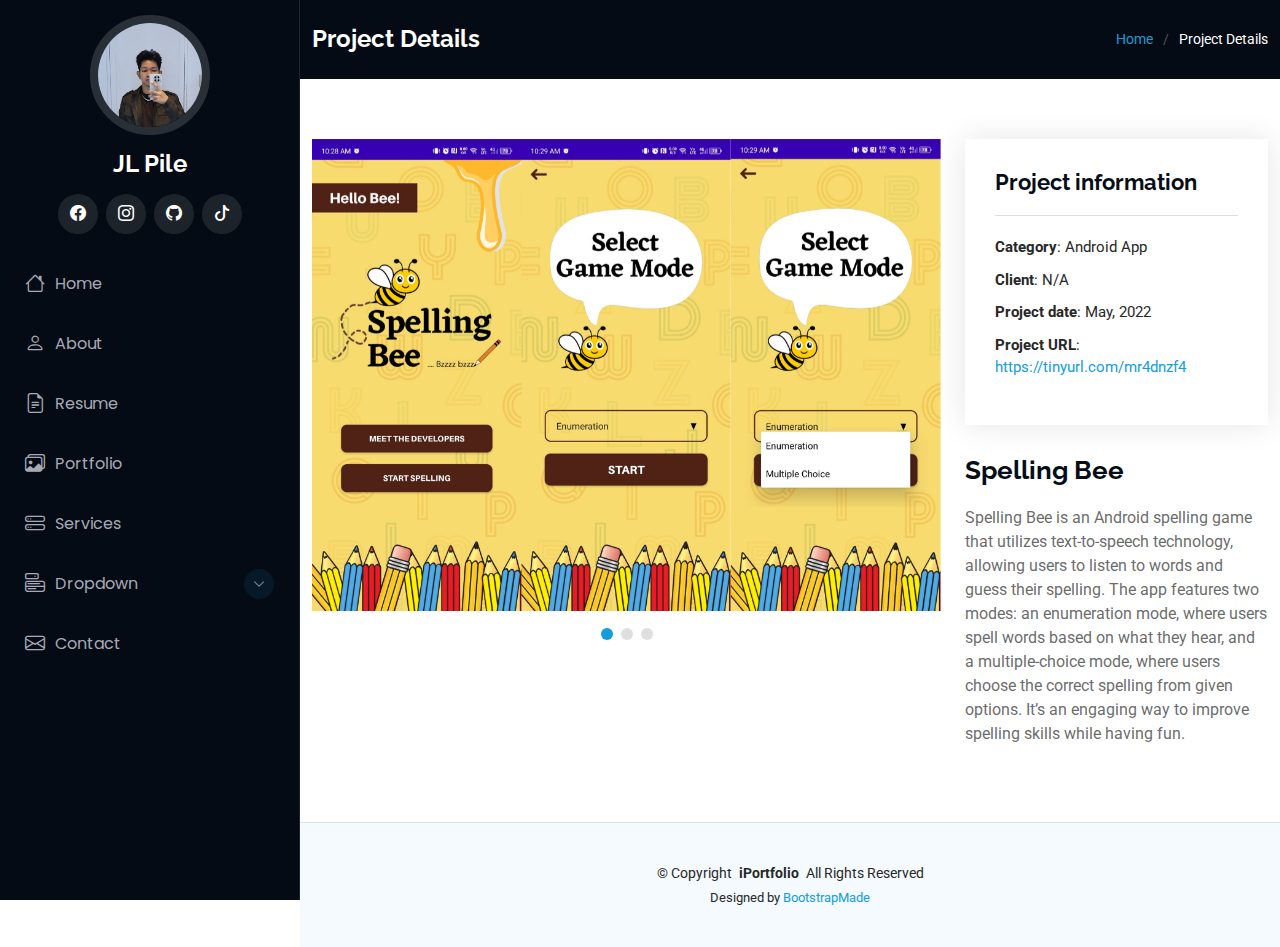
<file: portfolio/portfolio/projects/portfolio-details-spelling-bee.html>
<!DOCTYPE html>
<html lang="en">

<head>
  <meta charset="utf-8">
  <meta content="width=device-width, initial-scale=1.0" name="viewport">
  <title>JL Pile</title>
  <meta content="" name="description">
  <meta content="" name="keywords">

  <!-- Favicons -->
  <link href="../../assets/img/favicon.png" rel="icon">
  <link href="../../assets/img/apple-touch-icon.png" rel="apple-touch-icon">

  <!-- Fonts -->
  <link href="https://fonts.googleapis.com" rel="preconnect">
  <link href="https://fonts.gstatic.com" rel="preconnect" crossorigin>
  <link href="https://fonts.googleapis.com/css2?family=Roboto:ital,wght@0,100;0,300;0,400;0,500;0,700;0,900;1,100;1,300;1,400;1,500;1,700;1,900&family=Poppins:ital,wght@0,100;0,200;0,300;0,400;0,500;0,600;0,700;0,800;0,900;1,100;1,200;1,300;1,400;1,500;1,600;1,700;1,800;1,900&family=Raleway:ital,wght@0,100;0,200;0,300;0,400;0,500;0,600;0,700;0,800;0,900;1,100;1,200;1,300;1,400;1,500;1,600;1,700;1,800;1,900&display=swap" rel="stylesheet">

  <!-- Vendor CSS Files -->
  <link href="../../assets/vendor/bootstrap/css/bootstrap.min.css" rel="stylesheet">
  <link href="../../assets/vendor/bootstrap-icons/bootstrap-icons.css" rel="stylesheet">
  <link href="../../assets/vendor/aos/aos.css" rel="stylesheet">
  <link href="../../assets/vendor/glightbox/css/glightbox.min.css" rel="stylesheet">
  <link href="../../assets/vendor/swiper/swiper-bundle.min.css" rel="stylesheet">

  <!-- Main CSS File -->
  <link href="../../assets/css/main.css" rel="stylesheet">

  <!-- =======================================================
  * Template Name: iPortfolio
  * Template URL: https://bootstrapmade.com/iportfolio-bootstrap-portfolio-websites-template/
  * Updated: Jun 29 2024 with Bootstrap v5.3.3
  * Author: BootstrapMade.com
  * License: https://bootstrapmade.com/license/
  ======================================================== -->
</head>

<body class="portfolio-details-page">

  <header id="header" class="header dark-background d-flex flex-column">
    <i class="header-toggle d-xl-none bi bi-list"></i>

    <div class="profile-img">
      <img src="../../assets/img/my_pic.jpg" alt="" class="img-fluid rounded-circle">
    </div>

    <a href="../../index.html" class="logo d-flex align-items-center justify-content-center">
      <!-- Uncomment the line below if you also wish to use an image logo -->
      <!-- <img src="assets/img/logo.png" alt=""> -->
      <h1 class="sitename">JL Pile</h1>
    </a>

    <div class="social-links text-center">
      <a href="https://www.facebook.com/johnlloyd.pile/" target="_blank" class="facebook"><i class="bi bi-facebook"></i></a>
      <a href="https://www.instagram.com/jlpile/" target="_blank" class="instagram"><i class="bi bi-instagram"></i></a>
      <!-- <a href="#" class="linkedin"><i class="bi bi-linkedin"></i></a> -->
      <a href="https://github.com/your-github-username" target="_blank" class="github"><i class="bi bi-github"></i></a>
      <a href="https://www.tiktok.com/@jlpile?lang=en" target="_blank" class="tiktok"><i class="bi bi-tiktok"></i></a> <!-- Add this line -->
    </div>

    <nav id="navmenu" class="navmenu">
      <ul>
        <li><a href="../../#hero"><i class="bi bi-house navicon"></i>Home</a></li>
        <li><a href="../../#about"><i class="bi bi-person navicon"></i> About</a></li>
        <li><a href="../../#resume"><i class="bi bi-file-earmark-text navicon"></i> Resume</a></li>
        <li><a href="../../#portfolio"><i class="bi bi-images navicon"></i> Portfolio</a></li>
        <li><a href="../../#services"><i class="bi bi-hdd-stack navicon"></i> Services</a></li>
        <li class="dropdown"><a href="#"><i class="bi bi-menu-button navicon"></i> <span>Dropdown</span> <i class="bi bi-chevron-down toggle-dropdown"></i></a>
          <ul>
            <li><a href="#">Dropdown 1</a></li>
            <li class="dropdown"><a href="#"><span>Deep Dropdown</span> <i class="bi bi-chevron-down toggle-dropdown"></i></a>
              <ul>
                <li><a href="#">Deep Dropdown 1</a></li>
                <li><a href="#">Deep Dropdown 2</a></li>
                <li><a href="#">Deep Dropdown 3</a></li>
                <li><a href="#">Deep Dropdown 4</a></li>
                <li><a href="#">Deep Dropdown 5</a></li>
              </ul>
            </li>
            <li><a href="#">Dropdown 2</a></li>
            <li><a href="#">Dropdown 3</a></li>
            <li><a href="#">Dropdown 4</a></li>
          </ul>
        </li>
        <li><a href="#contact"><i class="bi bi-envelope navicon"></i> Contact</a></li>
      </ul>
    </nav>

  </header>

  <main class="main">

    <!-- Page Title -->
    <div class="page-title dark-background">
      <div class="container d-lg-flex justify-content-between align-items-center">
        <h1 class="mb-2 mb-lg-0">Project Details</h1>
        <nav class="breadcrumbs">
          <ol>
            <li><a href="../../index.html">Home</a></li>
            <li class="current">Project Details</li>
          </ol>
        </nav>
      </div>
    </div><!-- End Page Title -->

    <!-- Portfolio Details Section -->
    <section id="portfolio-details" class="portfolio-details section">

      <div class="container" data-aos="fade-up" data-aos-delay="100">

        <div class="row gy-4">

          <div class="col-lg-8">
            <div class="portfolio-details-slider swiper init-swiper">

              <script type="application/json" class="swiper-config">
                {
                  "loop": true,
                  "speed": 600,
                  "autoplay": {
                    "delay": 5000
                  },
                  "slidesPerView": "auto",
                  "pagination": {
                    "el": ".swiper-pagination",
                    "type": "bullets",
                    "clickable": true
                  }
                }
              </script>

              <div class="swiper-wrapper align-items-center">

                <div class="swiper-slide">
                  <img src="../../assets/img/portfolio/spelling_bee/spelling_bee1.png" alt="">
                </div>

                <div class="swiper-slide">
                  <img src="../../assets/img/portfolio/spelling_bee/spelling_bee2.png" alt="">
                </div>

                <div class="swiper-slide">
                  <img src="../../assets/img/portfolio/spelling_bee/spelling_bee3.png" alt="">
                </div>
                

              </div>
              <div class="swiper-pagination"></div>
            </div>
          </div>

          <div class="col-lg-4">
            <div class="portfolio-info" data-aos="fade-up" data-aos-delay="200">
              <h3>Project information</h3>
              <ul>
                <li><strong>Category</strong>: Android App</li>
                <li><strong>Client</strong>: N/A</li>
                <li><strong>Project date</strong>: May, 2022</li>
                <li><strong>Project URL</strong>: <a href="https://www.tiktok.com/@jlpile/video/7255968518129093893?lang=en">https://tinyurl.com/mr4dnzf4</a></li>
              </ul>
            </div>
            <div class="portfolio-description" data-aos="fade-up" data-aos-delay="300">
              <h2>Spelling Bee</h2>
              <p>
                Spelling Bee is an Android spelling game that utilizes text-to-speech technology, allowing users to listen to words and guess their spelling. The app features two modes: an enumeration mode, where users spell words based on what they hear, and a multiple-choice mode, where users choose the correct spelling from given options. It’s an engaging way to improve spelling skills while having fun.
              </p>
            </div>
          </div>

        </div>

      </div>

    </section><!-- /Portfolio Details Section -->

  </main>

  <footer id="footer" class="footer position-relative light-background">

    <div class="container">
      <div class="copyright text-center ">
        <p>© <span>Copyright</span> <strong class="px-1 sitename">iPortfolio</strong> <span>All Rights Reserved</span></p>
      </div>
      <div class="credits">
        <!-- All the links in the footer should remain intact. -->
        <!-- You can delete the links only if you've purchased the pro version. -->
        <!-- Licensing information: https://bootstrapmade.com/license/ -->
        <!-- Purchase the pro version with working PHP/AJAX contact form: [buy-url] -->
        Designed by <a href="https://bootstrapmade.com/">BootstrapMade</a>
      </div>
    </div>

  </footer>

  <!-- Scroll Top -->
  <a href="#" id="scroll-top" class="scroll-top d-flex align-items-center justify-content-center"><i class="bi bi-arrow-up-short"></i></a>

  <!-- Preloader -->
  <div id="preloader"></div>

  <!-- Vendor JS Files -->
  <script src="../../assets/vendor/bootstrap/js/bootstrap.bundle.min.js"></script>
  <script src="../../assets/vendor/php-email-form/validate.js"></script>
  <script src="../../assets/vendor/aos/aos.js"></script>
  <script src="../../assets/vendor/typed.js/typed.umd.js"></script>
  <script src="../../assets/vendor/purecounter/purecounter_vanilla.js"></script>
  <script src="../../assets/vendor/waypoints/noframework.waypoints.js"></script>
  <script src="../../assets/vendor/glightbox/js/glightbox.min.js"></script>
  <script src="../../assets/vendor/imagesloaded/imagesloaded.pkgd.min.js"></script>
  <script src="../../assets/vendor/isotope-layout/isotope.pkgd.min.js"></script>
  <script src="../../assets/vendor/swiper/swiper-bundle.min.js"></script>

  <!-- Main JS File -->
  <script src="../../assets/js/main.js"></script>

</body>

</html>
</file>
<file: assets/css/main.css>
/**
* Template Name: iPortfolio
* Template URL: https://bootstrapmade.com/iportfolio-bootstrap-portfolio-websites-template/
* Updated: Jun 29 2024 with Bootstrap v5.3.3
* Author: BootstrapMade.com
* License: https://bootstrapmade.com/license/
*/

/*--------------------------------------------------------------
# Font & Color Variables
# Help: https://bootstrapmade.com/color-system/
--------------------------------------------------------------*/
/* Fonts */
:root {
  --default-font: "Roboto",  system-ui, -apple-system, "Segoe UI", Roboto, "Helvetica Neue", Arial, "Noto Sans", "Liberation Sans", sans-serif, "Apple Color Emoji", "Segoe UI Emoji", "Segoe UI Symbol", "Noto Color Emoji";
  --heading-font: "Raleway",  sans-serif;
  --nav-font: "Poppins",  sans-serif;
}

/* Global Colors - The following color variables are used throughout the website. Updating them here will change the color scheme of the entire website */
:root { 
  --background-color: #ffffff; /* Background color for the entire website, including individual sections */
  --default-color: #272829; /* Default color used for the majority of the text content across the entire website */
  --heading-color: #050d18; /* Color for headings, subheadings and title throughout the website */
  --accent-color: #149ddd; /* Accent color that represents your brand on the website. It's used for buttons, links, and other elements that need to stand out */
  --surface-color: #ffffff; /* The surface color is used as a background of boxed elements within sections, such as cards, icon boxes, or other elements that require a visual separation from the global background. */
  --contrast-color: #ffffff; /* Contrast color for text, ensuring readability against backgrounds of accent, heading, or default colors. */
}

/* Nav Menu Colors - The following color variables are used specifically for the navigation menu. They are separate from the global colors to allow for more customization options */
:root {
  --nav-color: #a8a9b4;  /* The default color of the main navmenu links */
  --nav-hover-color: #ffffff; /* Applied to main navmenu links when they are hovered over or active */
  --nav-mobile-background-color: #040b14; /* Used as the background color for mobile navigation menu */
  --nav-dropdown-background-color: #040b14; /* Used as the background color for dropdown items that appear when hovering over primary navigation items */
  --nav-dropdown-color: #a8a9b4; /* Used for navigation links of the dropdown items in the navigation menu. */
  --nav-dropdown-hover-color: #ffffff; /* Similar to --nav-hover-color, this color is applied to dropdown navigation links when they are hovered over. */
}

/* Color Presets - These classes override global colors when applied to any section or element, providing reuse of the sam color scheme. */

.light-background {
  --background-color: #f4fafd;
  --surface-color: #ffffff;
}

.dark-background {
  --background-color: #040b14;
  --default-color: #ffffff;
  --heading-color: #ffffff;
  --surface-color: #151f2b;
  --contrast-color: #ffffff;
}

/* Smooth scroll */
:root {
  scroll-behavior: smooth;
}

/*--------------------------------------------------------------
# General Styling & Shared Classes
--------------------------------------------------------------*/
body {
  color: var(--default-color);
  background-color: var(--background-color);
  font-family: var(--default-font);
}

a {
  color: var(--accent-color);
  text-decoration: none;
  transition: 0.3s;
}

a:hover {
  color: color-mix(in srgb, var(--accent-color), transparent 25%);
  text-decoration: none;
}

h1,
h2,
h3,
h4,
h5,
h6 {
  color: var(--heading-color);
  font-family: var(--heading-font);
}

/* PHP Email Form Messages
------------------------------*/
.php-email-form .error-message {
  display: none;
  background: #df1529;
  color: #ffffff;
  text-align: left;
  padding: 15px;
  margin-bottom: 24px;
  font-weight: 600;
}

.php-email-form .sent-message {
  display: none;
  color: #ffffff;
  background: #059652;
  text-align: center;
  padding: 15px;
  margin-bottom: 24px;
  font-weight: 600;
}

.php-email-form .loading {
  display: none;
  background: var(--surface-color);
  text-align: center;
  padding: 15px;
  margin-bottom: 24px;
}

.php-email-form .loading:before {
  content: "";
  display: inline-block;
  border-radius: 50%;
  width: 24px;
  height: 24px;
  margin: 0 10px -6px 0;
  border: 3px solid var(--accent-color);
  border-top-color: var(--surface-color);
  animation: php-email-form-loading 1s linear infinite;
}

@keyframes php-email-form-loading {
  0% {
    transform: rotate(0deg);
  }

  100% {
    transform: rotate(360deg);
  }
}

/*--------------------------------------------------------------
# Global Header
--------------------------------------------------------------*/
.header {
  color: var(--default-color);
  background-color: var(--background-color);
  position: fixed;
  top: 0;
  left: 0;
  bottom: 0;
  padding: 0 15px;
  width: 300px;
  transition: all ease-in-out 0.3s;
  overflow-y: auto;
  z-index: 997;
  border-right: 1px solid color-mix(in srgb, var(--default-color), transparent 90%);
}

.header .profile-img img {
  margin: 15px auto;
  display: block;
  width: 120px;
  border: 8px solid color-mix(in srgb, var(--default-color), transparent 85%);
}

.header .logo {
  line-height: 1;
  margin-bottom: 15px;
}

.header .logo img {
  max-height: 32px;
  margin-right: 8px;
}

.header .logo h1 {
  font-size: 24px;
  margin: 0;
  font-weight: 700;
  color: var(--heading-color);
}

.header .social-links {
  margin: 0 0 20px 0;
}

.header .social-links a {
  font-size: 16px;
  display: inline-flex;
  align-items: center;
  justify-content: center;
  background: color-mix(in srgb, var(--default-color), transparent 90%);
  color: var(--default-color);
  margin: 0 2px;
  border-radius: 50%;
  text-align: center;
  width: 40px;
  height: 40px;
  transition: 0.3s;
}

.header .social-links a:hover {
  color: var(--contrast-color);
  background: var(--accent-color);
}

@media (min-width: 1200px) {

  .header~main,
  .header~#footer {
    margin-left: 300px;
  }
}

@media (max-width: 1199px) {
  .header {
    left: -100%;
  }
}

.header.header-show {
  left: 0;
}

.header .header-toggle {
  color: var(--contrast-color);
  background-color: var(--accent-color);
  font-size: 22px;
  display: flex;
  align-items: center;
  justify-content: center;
  width: 40px;
  height: 40px;
  border-radius: 50%;
  cursor: pointer;
  position: fixed;
  top: 15px;
  right: 15px;
  z-index: 9999;
  transition: background-color 0.3s;
}

.header .header-toggle:hover {
  color: var(--contrast-color);
  background-color: color-mix(in srgb, var(--accent-color) 90%, white 15%);
}

/*--------------------------------------------------------------
# Navigation Menu
--------------------------------------------------------------*/
.mobile-nav-toggle {
  display: none;
}

.navmenu {
  padding: 0;
  z-index: 9997;
}

.navmenu ul {
  list-style: none;
  padding: 0 0 20px 0;
  margin: 0;
}

.navmenu a,
.navmenu a:focus {
  color: var(--nav-color);
  padding: 15px 10px;
  font-family: var(--nav-font);
  font-size: 16px;
  font-weight: 400;
  display: flex;
  align-items: center;
  white-space: nowrap;
  transition: 0.3s;
  width: 100%;
}

.navmenu a .navicon,
.navmenu a:focus .navicon {
  font-size: 20px;
  margin-right: 10px;
}

.navmenu a .toggle-dropdown,
.navmenu a:focus .toggle-dropdown {
  font-size: 12px;
  line-height: 0;
  margin-left: auto;
  width: 30px;
  height: 30px;
  display: flex;
  align-items: center;
  justify-content: center;
  border-radius: 50%;
  transition: 0.3s;
  flex-shrink: 0;
  background-color: color-mix(in srgb, var(--accent-color), transparent 90%);
}

.navmenu a .toggle-dropdown:hover,
.navmenu a:focus .toggle-dropdown:hover {
  background-color: var(--accent-color);
  color: var(--contrast-color);
}

.navmenu a:hover,
.navmenu .active,
.navmenu .active:focus {
  color: var(--nav-hover-color);
}

.navmenu a:hover .navicon,
.navmenu .active .navicon,
.navmenu .active:focus .navicon {
  color: var(--accent-color);
}

.navmenu .active .toggle-dropdown,
.navmenu .active:focus .toggle-dropdown {
  background-color: var(--accent-color);
  color: var(--contrast-color);
  transform: rotate(180deg);
}

.navmenu .dropdown {
  display: block;
}

.navmenu .dropdown a,
.navmenu .dropdown a:focus {
  color: --nav-dropdown-color;
}

.navmenu .dropdown a:hover,
.navmenu .dropdown .active,
.navmenu .dropdown .active:focus {
  color: var(--nav-dropdown-hover-color);
}

.navmenu .dropdown ul {
  position: static;
  display: none;
  z-index: 99;
  padding: 5px 10px;
  margin: 5px 10px;
  background-color: var(--nav-dropdown-background-color);
  border: 1px solid color-mix(in srgb, var(--default-color), transparent 90%);
  box-shadow: none;
  transition: all 0.5s ease-in-out;
}

.navmenu .dropdown ul ul {
  background-color: rgba(33, 37, 41, 0.1);
}

.navmenu .dropdown>.dropdown-active {
  display: block;
  background-color: rgba(33, 37, 41, 0.03);
}

/*--------------------------------------------------------------
# Global Footer
--------------------------------------------------------------*/
.footer {
  color: var(--default-color);
  background-color: var(--background-color);
  font-size: 14px;
  padding: 40px 0;
  position: relative;
  border-top: 1px solid color-mix(in srgb, var(--default-color), transparent 90%);
}

.footer .copyright p {
  margin-bottom: 0;
}

.footer .credits {
  margin-top: 4px;
  font-size: 13px;
  text-align: center;
}

/*--------------------------------------------------------------
# Preloader
--------------------------------------------------------------*/
#preloader {
  position: fixed;
  inset: 0;
  z-index: 999999;
  overflow: hidden;
  background: var(--background-color);
  transition: all 0.6s ease-out;
}

#preloader:before {
  content: "";
  position: fixed;
  top: calc(50% - 30px);
  left: calc(50% - 30px);
  border: 6px solid #ffffff;
  border-color: var(--accent-color) transparent var(--accent-color) transparent;
  border-radius: 50%;
  width: 60px;
  height: 60px;
  animation: animate-preloader 1.5s linear infinite;
}

@keyframes animate-preloader {
  0% {
    transform: rotate(0deg);
  }

  100% {
    transform: rotate(360deg);
  }
}

/*--------------------------------------------------------------
# Scroll Top Button
--------------------------------------------------------------*/
.scroll-top {
  position: fixed;
  visibility: hidden;
  opacity: 0;
  right: 15px;
  bottom: -15px;
  z-index: 99999;
  background-color: var(--accent-color);
  width: 44px;
  height: 44px;
  border-radius: 50px;
  transition: all 0.4s;
}

.scroll-top i {
  font-size: 24px;
  color: var(--contrast-color);
  line-height: 0;
}

.scroll-top:hover {
  background-color: color-mix(in srgb, var(--accent-color), transparent 20%);
  color: var(--contrast-color);
}

.scroll-top.active {
  visibility: visible;
  opacity: 1;
  bottom: 15px;
}

/*--------------------------------------------------------------
# Disable aos animation delay on mobile devices
--------------------------------------------------------------*/
@media screen and (max-width: 768px) {
  [data-aos-delay] {
    transition-delay: 0 !important;
  }
}

/*--------------------------------------------------------------
# Global Page Titles & Breadcrumbs
--------------------------------------------------------------*/
.page-title {
  color: var(--default-color);
  background-color: var(--background-color);
  padding: 25px 0;
  position: relative;
}

.page-title h1 {
  font-size: 24px;
  font-weight: 700;
}

.page-title .breadcrumbs ol {
  display: flex;
  flex-wrap: wrap;
  list-style: none;
  padding: 0;
  margin: 0;
  font-size: 14px;
  font-weight: 400;
}

.page-title .breadcrumbs ol li+li {
  padding-left: 10px;
}

.page-title .breadcrumbs ol li+li::before {
  content: "/";
  display: inline-block;
  padding-right: 10px;
  color: color-mix(in srgb, var(--default-color), transparent 70%);
}

/*--------------------------------------------------------------
# Global Sections
--------------------------------------------------------------*/
section,
.section {
  color: var(--default-color);
  background-color: var(--background-color);
  padding: 60px 0;
  overflow: clip;
}

/*--------------------------------------------------------------
# Global Section Titles
--------------------------------------------------------------*/
.section-title {
  padding-bottom: 60px;
  position: relative;
}

.section-title h2 {
  font-size: 32px;
  font-weight: 700;
  margin-bottom: 20px;
  padding-bottom: 20px;
  position: relative;
}

.section-title h2:after {
  content: "";
  position: absolute;
  display: block;
  width: 50px;
  height: 3px;
  background: var(--accent-color);
  left: 0;
  bottom: 0;
}

.section-title p {
  margin-bottom: 0;
}

/*--------------------------------------------------------------
# Hero Section
--------------------------------------------------------------*/
.hero {
  width: 100%;
  min-height: 100vh;
  position: relative;
  padding: 80px 0;
  display: flex;
  align-items: center;
  justify-content: center;
}

.hero img {
  position: absolute;
  inset: 0;
  display: block;
  width: 100%;
  height: 100%;
  object-fit: cover;
  z-index: 1;
}

.hero:before {
  content: "";
  background: color-mix(in srgb, var(--background-color), transparent 70%);
  position: absolute;
  inset: 0;
  z-index: 2;
}

.hero .container {
  position: relative;
  z-index: 3;
}

.hero h2 {
  margin: 0;
  font-size: 64px;
  font-weight: 700;
}

.hero p {
  margin: 5px 0 0 0;
  font-size: 26px;
}

.hero p span {
  letter-spacing: 1px;
  border-bottom: 2px solid var(--accent-color);
}

.hero .social-links {
  margin-top: 25px;
}

.hero .social-links a {
  font-size: 24px;
  display: inline-block;
  color: color-mix(in srgb, var(--default-color), transparent 50%);
  line-height: 1;
  margin-right: 20px;
  transition: 0.3s;
}

.hero .social-links a:hover {
  color: var(--accent-color);
}

@media (max-width: 768px) {
  .hero h2 {
    font-size: 32px;
  }

  .hero p {
    font-size: 20px;
  }
}

/*--------------------------------------------------------------
# About Section
--------------------------------------------------------------*/
.about .content h2 {
  font-weight: 700;
  font-size: 24px;
}

.about .content ul {
  list-style: none;
  padding: 0;
}

.about .content ul li {
  margin-bottom: 20px;
  display: flex;
  align-items: center;
}

.about .content ul strong {
  margin-right: 10px;
}

.about .content ul i {
  font-size: 16px;
  margin-right: 5px;
  color: var(--accent-color);
  line-height: 0;
}

/*--------------------------------------------------------------
# Stats Section
--------------------------------------------------------------*/
.stats_row{
  display: flex;
  flex-wrap: wrap; /* Allow items to wrap to the next line */
  justify-content: center; /* Center items horizontally */
  gap: 10px; /* Control the space between items */
}

.stats .stats-item {
  padding: 10px; /* Reduced padding */
  width: 100px; /* Set a fixed width or use a percentage */
  display: flex; /* Use flex for centering content */
  justify-content: center; /* Center the image inside */
}

.stats .stats-item img {
  display: block; /* Ensure images are displayed as block elements */
  max-width: 100%; /* Ensure images do not exceed the container width */
  height: auto; /* Maintain aspect ratio */
}


.stats .stats-item i {
  color: var(--accent-color);
  display: block;
  font-size: 44px;
  float: left;
  line-height: 0;
}

.stats .stats-item .purecounter {
  color: var(--heading-color);
  font-size: 48px;
  line-height: 40px;
  display: block;
  font-weight: 700;
  margin-left: 60px;
}

.stats .stats-item p {
  color: color-mix(in srgb, var(--default-color), transparent 40%);
  padding: 15px 0 0 0;
  margin: 0 0 0 60px;
  font-family: var(--heading-font);
  font-size: 14px;
}

/*--------------------------------------------------------------
# Skills Section
--------------------------------------------------------------*/
.skills .progress {
  height: 60px;
  display: block;
  background: none;
  border-radius: 0;
}

.skills .progress .skill {
  color: var(--heading-color);
  padding: 0;
  margin: 0 0 6px 0;
  text-transform: uppercase;
  display: block;
  font-weight: 600;
  font-family: var(--heading-font);
}

.skills .progress .skill .val {
  float: right;
  font-style: normal;
}

.skills .progress-bar-wrap {
  background: color-mix(in srgb, var(--default-color), transparent 90%);
  height: 10px;
}

.skills .progress-bar {
  width: 1px;
  height: 10px;
  transition: 0.9s;
  background-color: var(--accent-color);
}

/*--------------------------------------------------------------
# Resume Section
--------------------------------------------------------------*/
.resume .resume-title {
  color: var(--heading-color);
  font-size: 26px;
  font-weight: 700;
  margin-top: 20px;
  margin-bottom: 20px;
}

.resume .resume-item {
  padding: 0 0 20px 20px;
  margin-top: -2px;
  border-left: 2px solid var(--accent-color);
  position: relative;
}

.resume .resume-item h4 {
  line-height: 18px;
  font-size: 18px;
  font-weight: 600;
  text-transform: uppercase;
  color: color-mix(in srgb, var(--default-color), transparent 20%);
  margin-bottom: 10px;
}

.resume .resume-item h5 {
  font-size: 16px;
  padding: 5px 15px;
  display: inline-block;
  font-weight: 600;
  margin-bottom: 10px;
}

.resume .resume-item ul {
  padding-left: 20px;
}

.resume .resume-item ul li {
  padding-bottom: 10px;
}

.resume .resume-item:last-child {
  padding-bottom: 0;
}

.resume .resume-item::before {
  content: "";
  position: absolute;
  width: 16px;
  height: 16px;
  border-radius: 50px;
  left: -9px;
  top: 0;
  background: var(--background-color);
  border: 2px solid var(--accent-color);
}

/*--------------------------------------------------------------
# Portfolio Section
--------------------------------------------------------------*/
.portfolio .portfolio-filters {
  padding: 0;
  margin: 0 auto 20px auto;
  list-style: none;
  text-align: center;
}

.portfolio .portfolio-filters li {
  cursor: pointer;
  display: inline-block;
  padding: 0;
  font-size: 14px;
  font-weight: 400;
  margin: 0 10px;
  line-height: 1;
  text-transform: uppercase;
  margin-bottom: 10px;
  transition: all 0.3s ease-in-out;
}

.portfolio .portfolio-filters li:hover,
.portfolio .portfolio-filters li.filter-active {
  color: var(--accent-color);
}

.portfolio .portfolio-filters li:first-child {
  margin-left: 0;
}

.portfolio .portfolio-filters li:last-child {
  margin-right: 0;
}

@media (max-width: 575px) {
  .portfolio .portfolio-filters li {
    font-size: 14px;
    margin: 0 5px;
  }
}

.portfolio .portfolio-content {
  position: relative;
  overflow: hidden;
}

.portfolio .portfolio-content img {
  transition: 0.3s;
}

.portfolio .portfolio-content .portfolio-info {
  opacity: 0;
  position: absolute;
  inset: 0;
  z-index: 3;
  transition: all ease-in-out 0.3s;
  background: rgba(0, 0, 0, 0.6);
  padding: 15px;
}

.portfolio .portfolio-content .portfolio-info h4 {
  font-size: 14px;
  padding: 5px 10px;
  font-weight: 400;
  color: #ffffff;
  display: inline-block;
  background-color: var(--accent-color);
}

.portfolio .portfolio-content .portfolio-info p {
  position: absolute;
  bottom: 10px;
  text-align: center;
  display: inline-block;
  left: 0;
  right: 0;
  font-size: 16px;
  font-weight: 600;
  color: rgba(255, 255, 255, 0.8);
}

.portfolio .portfolio-content .portfolio-info .preview-link,
.portfolio .portfolio-content .portfolio-info .details-link {
  position: absolute;
  left: calc(50% - 40px);
  font-size: 26px;
  top: calc(50% - 14px);
  color: #fff;
  transition: 0.3s;
  line-height: 1.2;
}

.portfolio .portfolio-content .portfolio-info .preview-link:hover,
.portfolio .portfolio-content .portfolio-info .details-link:hover {
  color: var(--accent-color);
}

.portfolio .portfolio-content .portfolio-info .details-link {
  left: 50%;
  font-size: 34px;
  line-height: 0;
}

.portfolio .portfolio-content:hover .portfolio-info {
  opacity: 1;
}

.portfolio .portfolio-content:hover img {
  transform: scale(1.1);
}

/*--------------------------------------------------------------
# Services Section
--------------------------------------------------------------*/
.services .service-item {
  position: relative;
}

.services .service-item .icon {
  background: var(--accent-color);
  display: flex;
  align-items: center;
  justify-content: center;
  width: 54px;
  height: 54px;
  border-radius: 50%;
  transition: 0.5s;
  border: 1px solid var(--accent-color);
  margin-right: 20px;
}

.services .service-item .icon i {
  color: var(--contrast-color);
  font-size: 24px;
  line-height: 0;
}

.services .service-item:hover .icon {
  background: var(--surface-color);
}

.services .service-item:hover .icon i {
  color: var(--accent-color);
}

.services .service-item .title {
  font-weight: 700;
  margin-bottom: 15px;
  font-size: 18px;
}

.services .service-item .title a {
  color: var(--heading-color);
}

.services .service-item .title a:hover {
  color: var(--accent-color);
}

.services .service-item .description {
  line-height: 24px;
  font-size: 14px;
}

/*--------------------------------------------------------------
# Testimonials Section
--------------------------------------------------------------*/
.testimonials .testimonials-carousel,
.testimonials .testimonials-slider {
  overflow: hidden;
}

.testimonials .testimonial-item {
  box-sizing: content-box;
  text-align: center;
  min-height: 320px;
}

.testimonials .testimonial-item .testimonial-img {
  width: 90px;
  border-radius: 50%;
  margin: 0 auto;
}

.testimonials .testimonial-item h3 {
  font-size: 18px;
  font-weight: bold;
  margin: 10px 0 5px 0;
}

.testimonials .testimonial-item h4 {
  font-size: 14px;
  color: color-mix(in srgb, var(--default-color), transparent 20%);
  margin: 0;
}

.testimonials .testimonial-item .quote-icon-left,
.testimonials .testimonial-item .quote-icon-right {
  color: color-mix(in srgb, var(--accent-color), transparent 40%);
  font-size: 26px;
  line-height: 0;
}

.testimonials .testimonial-item .quote-icon-left {
  display: inline-block;
  left: -5px;
  position: relative;
}

.testimonials .testimonial-item .quote-icon-right {
  display: inline-block;
  right: -5px;
  position: relative;
  top: 10px;
  transform: scale(-1, -1);
}

.testimonials .testimonial-item p {
  font-style: italic;
  margin: 0 15px 15px 15px;
  padding: 20px;
  background-color: var(--surface-color);
  position: relative;
  margin-bottom: 35px;
  border-radius: 6px;
  box-shadow: 0px 2px 15px rgba(0, 0, 0, 0.1);
}

.testimonials .testimonial-item p::after {
  content: "";
  width: 0;
  height: 0;
  border-top: 20px solid var(--surface-color);
  border-right: 20px solid transparent;
  border-left: 20px solid transparent;
  position: absolute;
  bottom: -20px;
  left: calc(50% - 20px);
}

.testimonials .swiper-wrapper {
  height: auto;
}

.testimonials .swiper-pagination {
  margin-top: 40px;
  position: relative;
}

.testimonials .swiper-pagination .swiper-pagination-bullet {
  width: 12px;
  height: 12px;
  background-color: var(--background-color);
  opacity: 1;
  border: 1px solid var(--accent-color);
}

.testimonials .swiper-pagination .swiper-pagination-bullet-active {
  background-color: var(--accent-color);
}

/*--------------------------------------------------------------
# Contact Section
--------------------------------------------------------------*/
.contact .info-wrap {
  background-color: var(--surface-color);
  box-shadow: 0px 0px 20px rgba(0, 0, 0, 0.1);
  padding: 30px;
}

@media (max-width: 575px) {
  .contact .info-wrap {
    padding: 20px;
  }
}

.contact .info-item {
  margin-bottom: 40px;
}

.contact .info-item i {
  font-size: 20px;
  color: var(--accent-color);
  background: color-mix(in srgb, var(--accent-color), transparent 92%);
  width: 44px;
  height: 44px;
  display: flex;
  justify-content: center;
  align-items: center;
  border-radius: 50px;
  transition: all 0.3s ease-in-out;
  margin-right: 15px;
}

.contact .info-item h3 {
  padding: 0;
  font-size: 18px;
  font-weight: 700;
  margin-bottom: 5px;
}

.contact .info-item p {
  padding: 0;
  margin-bottom: 0;
  font-size: 14px;
}

.contact .info-item:hover i {
  background: var(--accent-color);
  color: var(--contrast-color);
}

.contact .php-email-form {
  background-color: var(--surface-color);
  height: 100%;
  padding: 30px;
  box-shadow: 0px 0px 20px rgba(0, 0, 0, 0.1);
}

@media (max-width: 575px) {
  .contact .php-email-form {
    padding: 20px;
  }
}

.contact .php-email-form input[type=text],
.contact .php-email-form input[type=email],
.contact .php-email-form textarea {
  font-size: 14px;
  padding: 10px 15px;
  box-shadow: none;
  border-radius: 0;
  color: var(--default-color);
  background-color: var(--surface-color);
  border-color: color-mix(in srgb, var(--default-color), transparent 80%);
}

.contact .php-email-form input[type=text]:focus,
.contact .php-email-form input[type=email]:focus,
.contact .php-email-form textarea:focus {
  border-color: var(--accent-color);
}

.contact .php-email-form input[type=text]::placeholder,
.contact .php-email-form input[type=email]::placeholder,
.contact .php-email-form textarea::placeholder {
  color: color-mix(in srgb, var(--default-color), transparent 70%);
}

.contact .php-email-form button[type=submit] {
  color: var(--contrast-color);
  background: var(--accent-color);
  border: 0;
  padding: 10px 30px;
  transition: 0.4s;
  border-radius: 50px;
}

.contact .php-email-form button[type=submit]:hover {
  background: color-mix(in srgb, var(--accent-color), transparent 25%);
}

/*--------------------------------------------------------------
# Portfolio Details Section
--------------------------------------------------------------*/
.portfolio-details .portfolio-details-slider img {
  width: 100%;
}

.portfolio-details .portfolio-details-slider .swiper-pagination {
  margin-top: 20px;
  position: relative;
}

.portfolio-details .portfolio-details-slider .swiper-pagination .swiper-pagination-bullet {
  width: 12px;
  height: 12px;
  background-color: color-mix(in srgb, var(--default-color), transparent 85%);
  opacity: 1;
}

.portfolio-details .portfolio-details-slider .swiper-pagination .swiper-pagination-bullet-active {
  background-color: var(--accent-color);
}

.portfolio-details .portfolio-info {
  padding: 30px;
  box-shadow: 0px 0 30px rgba(0, 0, 0, 0.1);
}

.portfolio-details .portfolio-info h3 {
  font-size: 22px;
  font-weight: 700;
  margin-bottom: 20px;
  padding-bottom: 20px;
  border-bottom: 1px solid color-mix(in srgb, var(--default-color), transparent 85%);
}

.portfolio-details .portfolio-info ul {
  list-style: none;
  padding: 0;
  font-size: 15px;
}

.portfolio-details .portfolio-info ul li+li {
  margin-top: 10px;
}

.portfolio-details .portfolio-description {
  padding-top: 30px;
}

.portfolio-details .portfolio-description h2 {
  font-size: 26px;
  font-weight: 700;
  margin-bottom: 20px;
}

.portfolio-details .portfolio-description p {
  padding: 0;
  color: color-mix(in srgb, var(--default-color), transparent 30%);
}

/*--------------------------------------------------------------
# Service Details Section
--------------------------------------------------------------*/
.service-details .services-list {
  padding: 10px 30px;
  border: 1px solid color-mix(in srgb, var(--default-color), transparent 90%);
  margin-bottom: 20px;
}

.service-details .services-list a {
  display: block;
  line-height: 1;
  padding: 8px 0 8px 15px;
  border-left: 3px solid color-mix(in srgb, var(--default-color), transparent 70%);
  margin: 20px 0;
  color: color-mix(in srgb, var(--default-color), transparent 20%);
  transition: 0.3s;
}

.service-details .services-list a.active {
  color: var(--heading-color);
  font-weight: 700;
  border-color: var(--accent-color);
}

.service-details .services-list a:hover {
  border-color: var(--accent-color);
}

.service-details .services-img {
  margin-bottom: 20px;
}

.service-details h3 {
  font-size: 26px;
  font-weight: 700;
}

.service-details h4 {
  font-size: 20px;
  font-weight: 700;
}

.service-details p {
  font-size: 15px;
}

.service-details ul {
  list-style: none;
  padding: 0;
  font-size: 15px;
}

.service-details ul li {
  padding: 5px 0;
  display: flex;
  align-items: center;
}

.service-details ul i {
  font-size: 20px;
  margin-right: 8px;
  color: var(--accent-color);
}

/*--------------------------------------------------------------
# Starter Section Section
--------------------------------------------------------------*/
.starter-section {
  /* Add your styles here */
}
</file>
<file: portfolio/assets/css/main.css>
/**
* Template Name: iPortfolio
* Template URL: https://bootstrapmade.com/iportfolio-bootstrap-portfolio-websites-template/
* Updated: Jun 29 2024 with Bootstrap v5.3.3
* Author: BootstrapMade.com
* License: https://bootstrapmade.com/license/
*/

/*--------------------------------------------------------------
# Font & Color Variables
# Help: https://bootstrapmade.com/color-system/
--------------------------------------------------------------*/
/* Fonts */
:root {
  --default-font: "Roboto",  system-ui, -apple-system, "Segoe UI", Roboto, "Helvetica Neue", Arial, "Noto Sans", "Liberation Sans", sans-serif, "Apple Color Emoji", "Segoe UI Emoji", "Segoe UI Symbol", "Noto Color Emoji";
  --heading-font: "Raleway",  sans-serif;
  --nav-font: "Poppins",  sans-serif;
}

/* Global Colors - The following color variables are used throughout the website. Updating them here will change the color scheme of the entire website */
:root { 
  --background-color: #ffffff; /* Background color for the entire website, including individual sections */
  --default-color: #272829; /* Default color used for the majority of the text content across the entire website */
  --heading-color: #050d18; /* Color for headings, subheadings and title throughout the website */
  --accent-color: #149ddd; /* Accent color that represents your brand on the website. It's used for buttons, links, and other elements that need to stand out */
  --surface-color: #ffffff; /* The surface color is used as a background of boxed elements within sections, such as cards, icon boxes, or other elements that require a visual separation from the global background. */
  --contrast-color: #ffffff; /* Contrast color for text, ensuring readability against backgrounds of accent, heading, or default colors. */
}

/* Nav Menu Colors - The following color variables are used specifically for the navigation menu. They are separate from the global colors to allow for more customization options */
:root {
  --nav-color: #a8a9b4;  /* The default color of the main navmenu links */
  --nav-hover-color: #ffffff; /* Applied to main navmenu links when they are hovered over or active */
  --nav-mobile-background-color: #040b14; /* Used as the background color for mobile navigation menu */
  --nav-dropdown-background-color: #040b14; /* Used as the background color for dropdown items that appear when hovering over primary navigation items */
  --nav-dropdown-color: #a8a9b4; /* Used for navigation links of the dropdown items in the navigation menu. */
  --nav-dropdown-hover-color: #ffffff; /* Similar to --nav-hover-color, this color is applied to dropdown navigation links when they are hovered over. */
}

/* Color Presets - These classes override global colors when applied to any section or element, providing reuse of the sam color scheme. */

.light-background {
  --background-color: #f4fafd;
  --surface-color: #ffffff;
}

.dark-background {
  --background-color: #040b14;
  --default-color: #ffffff;
  --heading-color: #ffffff;
  --surface-color: #151f2b;
  --contrast-color: #ffffff;
}

/* Smooth scroll */
:root {
  scroll-behavior: smooth;
}

/*--------------------------------------------------------------
# General Styling & Shared Classes
--------------------------------------------------------------*/
body {
  color: var(--default-color);
  background-color: var(--background-color);
  font-family: var(--default-font);
}

a {
  color: var(--accent-color);
  text-decoration: none;
  transition: 0.3s;
}

a:hover {
  color: color-mix(in srgb, var(--accent-color), transparent 25%);
  text-decoration: none;
}

h1,
h2,
h3,
h4,
h5,
h6 {
  color: var(--heading-color);
  font-family: var(--heading-font);
}

/* PHP Email Form Messages
------------------------------*/
.php-email-form .error-message {
  display: none;
  background: #df1529;
  color: #ffffff;
  text-align: left;
  padding: 15px;
  margin-bottom: 24px;
  font-weight: 600;
}

.php-email-form .sent-message {
  display: none;
  color: #ffffff;
  background: #059652;
  text-align: center;
  padding: 15px;
  margin-bottom: 24px;
  font-weight: 600;
}

.php-email-form .loading {
  display: none;
  background: var(--surface-color);
  text-align: center;
  padding: 15px;
  margin-bottom: 24px;
}

.php-email-form .loading:before {
  content: "";
  display: inline-block;
  border-radius: 50%;
  width: 24px;
  height: 24px;
  margin: 0 10px -6px 0;
  border: 3px solid var(--accent-color);
  border-top-color: var(--surface-color);
  animation: php-email-form-loading 1s linear infinite;
}

@keyframes php-email-form-loading {
  0% {
    transform: rotate(0deg);
  }

  100% {
    transform: rotate(360deg);
  }
}

/*--------------------------------------------------------------
# Global Header
--------------------------------------------------------------*/
.header {
  color: var(--default-color);
  background-color: var(--background-color);
  position: fixed;
  top: 0;
  left: 0;
  bottom: 0;
  padding: 0 15px;
  width: 300px;
  transition: all ease-in-out 0.3s;
  overflow-y: auto;
  z-index: 997;
  border-right: 1px solid color-mix(in srgb, var(--default-color), transparent 90%);
}

.header .profile-img img {
  margin: 15px auto;
  display: block;
  width: 120px;
  border: 8px solid color-mix(in srgb, var(--default-color), transparent 85%);
}

.header .logo {
  line-height: 1;
  margin-bottom: 15px;
}

.header .logo img {
  max-height: 32px;
  margin-right: 8px;
}

.header .logo h1 {
  font-size: 24px;
  margin: 0;
  font-weight: 700;
  color: var(--heading-color);
}

.header .social-links {
  margin: 0 0 20px 0;
}

.header .social-links a {
  font-size: 16px;
  display: inline-flex;
  align-items: center;
  justify-content: center;
  background: color-mix(in srgb, var(--default-color), transparent 90%);
  color: var(--default-color);
  margin: 0 2px;
  border-radius: 50%;
  text-align: center;
  width: 40px;
  height: 40px;
  transition: 0.3s;
}

.header .social-links a:hover {
  color: var(--contrast-color);
  background: var(--accent-color);
}

@media (min-width: 1200px) {

  .header~main,
  .header~#footer {
    margin-left: 300px;
  }
}

@media (max-width: 1199px) {
  .header {
    left: -100%;
  }
}

.header.header-show {
  left: 0;
}

.header .header-toggle {
  color: var(--contrast-color);
  background-color: var(--accent-color);
  font-size: 22px;
  display: flex;
  align-items: center;
  justify-content: center;
  width: 40px;
  height: 40px;
  border-radius: 50%;
  cursor: pointer;
  position: fixed;
  top: 15px;
  right: 15px;
  z-index: 9999;
  transition: background-color 0.3s;
}

.header .header-toggle:hover {
  color: var(--contrast-color);
  background-color: color-mix(in srgb, var(--accent-color) 90%, white 15%);
}

/*--------------------------------------------------------------
# Navigation Menu
--------------------------------------------------------------*/
.mobile-nav-toggle {
  display: none;
}

.navmenu {
  padding: 0;
  z-index: 9997;
}

.navmenu ul {
  list-style: none;
  padding: 0 0 20px 0;
  margin: 0;
}

.navmenu a,
.navmenu a:focus {
  color: var(--nav-color);
  padding: 15px 10px;
  font-family: var(--nav-font);
  font-size: 16px;
  font-weight: 400;
  display: flex;
  align-items: center;
  white-space: nowrap;
  transition: 0.3s;
  width: 100%;
}

.navmenu a .navicon,
.navmenu a:focus .navicon {
  font-size: 20px;
  margin-right: 10px;
}

.navmenu a .toggle-dropdown,
.navmenu a:focus .toggle-dropdown {
  font-size: 12px;
  line-height: 0;
  margin-left: auto;
  width: 30px;
  height: 30px;
  display: flex;
  align-items: center;
  justify-content: center;
  border-radius: 50%;
  transition: 0.3s;
  flex-shrink: 0;
  background-color: color-mix(in srgb, var(--accent-color), transparent 90%);
}

.navmenu a .toggle-dropdown:hover,
.navmenu a:focus .toggle-dropdown:hover {
  background-color: var(--accent-color);
  color: var(--contrast-color);
}

.navmenu a:hover,
.navmenu .active,
.navmenu .active:focus {
  color: var(--nav-hover-color);
}

.navmenu a:hover .navicon,
.navmenu .active .navicon,
.navmenu .active:focus .navicon {
  color: var(--accent-color);
}

.navmenu .active .toggle-dropdown,
.navmenu .active:focus .toggle-dropdown {
  background-color: var(--accent-color);
  color: var(--contrast-color);
  transform: rotate(180deg);
}

.navmenu .dropdown {
  display: block;
}

.navmenu .dropdown a,
.navmenu .dropdown a:focus {
  color: --nav-dropdown-color;
}

.navmenu .dropdown a:hover,
.navmenu .dropdown .active,
.navmenu .dropdown .active:focus {
  color: var(--nav-dropdown-hover-color);
}

.navmenu .dropdown ul {
  position: static;
  display: none;
  z-index: 99;
  padding: 5px 10px;
  margin: 5px 10px;
  background-color: var(--nav-dropdown-background-color);
  border: 1px solid color-mix(in srgb, var(--default-color), transparent 90%);
  box-shadow: none;
  transition: all 0.5s ease-in-out;
}

.navmenu .dropdown ul ul {
  background-color: rgba(33, 37, 41, 0.1);
}

.navmenu .dropdown>.dropdown-active {
  display: block;
  background-color: rgba(33, 37, 41, 0.03);
}

/*--------------------------------------------------------------
# Global Footer
--------------------------------------------------------------*/
.footer {
  color: var(--default-color);
  background-color: var(--background-color);
  font-size: 14px;
  padding: 40px 0;
  position: relative;
  border-top: 1px solid color-mix(in srgb, var(--default-color), transparent 90%);
}

.footer .copyright p {
  margin-bottom: 0;
}

.footer .credits {
  margin-top: 4px;
  font-size: 13px;
  text-align: center;
}

/*--------------------------------------------------------------
# Preloader
--------------------------------------------------------------*/
#preloader {
  position: fixed;
  inset: 0;
  z-index: 999999;
  overflow: hidden;
  background: var(--background-color);
  transition: all 0.6s ease-out;
}

#preloader:before {
  content: "";
  position: fixed;
  top: calc(50% - 30px);
  left: calc(50% - 30px);
  border: 6px solid #ffffff;
  border-color: var(--accent-color) transparent var(--accent-color) transparent;
  border-radius: 50%;
  width: 60px;
  height: 60px;
  animation: animate-preloader 1.5s linear infinite;
}

@keyframes animate-preloader {
  0% {
    transform: rotate(0deg);
  }

  100% {
    transform: rotate(360deg);
  }
}

/*--------------------------------------------------------------
# Scroll Top Button
--------------------------------------------------------------*/
.scroll-top {
  position: fixed;
  visibility: hidden;
  opacity: 0;
  right: 15px;
  bottom: -15px;
  z-index: 99999;
  background-color: var(--accent-color);
  width: 44px;
  height: 44px;
  border-radius: 50px;
  transition: all 0.4s;
}

.scroll-top i {
  font-size: 24px;
  color: var(--contrast-color);
  line-height: 0;
}

.scroll-top:hover {
  background-color: color-mix(in srgb, var(--accent-color), transparent 20%);
  color: var(--contrast-color);
}

.scroll-top.active {
  visibility: visible;
  opacity: 1;
  bottom: 15px;
}

/*--------------------------------------------------------------
# Disable aos animation delay on mobile devices
--------------------------------------------------------------*/
@media screen and (max-width: 768px) {
  [data-aos-delay] {
    transition-delay: 0 !important;
  }
}

/*--------------------------------------------------------------
# Global Page Titles & Breadcrumbs
--------------------------------------------------------------*/
.page-title {
  color: var(--default-color);
  background-color: var(--background-color);
  padding: 25px 0;
  position: relative;
}

.page-title h1 {
  font-size: 24px;
  font-weight: 700;
}

.page-title .breadcrumbs ol {
  display: flex;
  flex-wrap: wrap;
  list-style: none;
  padding: 0;
  margin: 0;
  font-size: 14px;
  font-weight: 400;
}

.page-title .breadcrumbs ol li+li {
  padding-left: 10px;
}

.page-title .breadcrumbs ol li+li::before {
  content: "/";
  display: inline-block;
  padding-right: 10px;
  color: color-mix(in srgb, var(--default-color), transparent 70%);
}

/*--------------------------------------------------------------
# Global Sections
--------------------------------------------------------------*/
section,
.section {
  color: var(--default-color);
  background-color: var(--background-color);
  padding: 60px 0;
  overflow: clip;
}

/*--------------------------------------------------------------
# Global Section Titles
--------------------------------------------------------------*/
.section-title {
  padding-bottom: 60px;
  position: relative;
}

.section-title h2 {
  font-size: 32px;
  font-weight: 700;
  margin-bottom: 20px;
  padding-bottom: 20px;
  position: relative;
}

.section-title h2:after {
  content: "";
  position: absolute;
  display: block;
  width: 50px;
  height: 3px;
  background: var(--accent-color);
  left: 0;
  bottom: 0;
}

.section-title p {
  margin-bottom: 0;
}

/*--------------------------------------------------------------
# Hero Section
--------------------------------------------------------------*/
.hero {
  width: 100%;
  min-height: 100vh;
  position: relative;
  padding: 80px 0;
  display: flex;
  align-items: center;
  justify-content: center;
}

.hero img {
  position: absolute;
  inset: 0;
  display: block;
  width: 100%;
  height: 100%;
  object-fit: cover;
  z-index: 1;
}

.hero:before {
  content: "";
  background: color-mix(in srgb, var(--background-color), transparent 70%);
  position: absolute;
  inset: 0;
  z-index: 2;
}

.hero .container {
  position: relative;
  z-index: 3;
}

.hero h2 {
  margin: 0;
  font-size: 64px;
  font-weight: 700;
}

.hero p {
  margin: 5px 0 0 0;
  font-size: 26px;
}

.hero p span {
  letter-spacing: 1px;
  border-bottom: 2px solid var(--accent-color);
}

.hero .social-links {
  margin-top: 25px;
}

.hero .social-links a {
  font-size: 24px;
  display: inline-block;
  color: color-mix(in srgb, var(--default-color), transparent 50%);
  line-height: 1;
  margin-right: 20px;
  transition: 0.3s;
}

.hero .social-links a:hover {
  color: var(--accent-color);
}

@media (max-width: 768px) {
  .hero h2 {
    font-size: 32px;
  }

  .hero p {
    font-size: 20px;
  }
}

/*--------------------------------------------------------------
# About Section
--------------------------------------------------------------*/
.about .content h2 {
  font-weight: 700;
  font-size: 24px;
}

.about .content ul {
  list-style: none;
  padding: 0;
}

.about .content ul li {
  margin-bottom: 20px;
  display: flex;
  align-items: center;
}

.about .content ul strong {
  margin-right: 10px;
}

.about .content ul i {
  font-size: 16px;
  margin-right: 5px;
  color: var(--accent-color);
  line-height: 0;
}

/*--------------------------------------------------------------
# Stats Section
--------------------------------------------------------------*/
.stats_row{
  display: flex;
  flex-wrap: wrap; /* Allow items to wrap to the next line */
  justify-content: center; /* Center items horizontally */
  gap: 10px; /* Control the space between items */
}

.stats .stats-item {
  padding: 10px; /* Reduced padding */
  width: 100px; /* Set a fixed width or use a percentage */
  display: flex; /* Use flex for centering content */
  justify-content: center; /* Center the image inside */
}

.stats .stats-item img {
  display: block; /* Ensure images are displayed as block elements */
  max-width: 100%; /* Ensure images do not exceed the container width */
  height: auto; /* Maintain aspect ratio */
}


.stats .stats-item i {
  color: var(--accent-color);
  display: block;
  font-size: 44px;
  float: left;
  line-height: 0;
}

.stats .stats-item .purecounter {
  color: var(--heading-color);
  font-size: 48px;
  line-height: 40px;
  display: block;
  font-weight: 700;
  margin-left: 60px;
}

.stats .stats-item p {
  color: color-mix(in srgb, var(--default-color), transparent 40%);
  padding: 15px 0 0 0;
  margin: 0 0 0 60px;
  font-family: var(--heading-font);
  font-size: 14px;
}

/*--------------------------------------------------------------
# Skills Section
--------------------------------------------------------------*/
.skills .progress {
  height: 60px;
  display: block;
  background: none;
  border-radius: 0;
}

.skills .progress .skill {
  color: var(--heading-color);
  padding: 0;
  margin: 0 0 6px 0;
  text-transform: uppercase;
  display: block;
  font-weight: 600;
  font-family: var(--heading-font);
}

.skills .progress .skill .val {
  float: right;
  font-style: normal;
}

.skills .progress-bar-wrap {
  background: color-mix(in srgb, var(--default-color), transparent 90%);
  height: 10px;
}

.skills .progress-bar {
  width: 1px;
  height: 10px;
  transition: 0.9s;
  background-color: var(--accent-color);
}

/*--------------------------------------------------------------
# Resume Section
--------------------------------------------------------------*/
.resume .resume-title {
  color: var(--heading-color);
  font-size: 26px;
  font-weight: 700;
  margin-top: 20px;
  margin-bottom: 20px;
}

.resume .resume-item {
  padding: 0 0 20px 20px;
  margin-top: -2px;
  border-left: 2px solid var(--accent-color);
  position: relative;
}

.resume .resume-item h4 {
  line-height: 18px;
  font-size: 18px;
  font-weight: 600;
  text-transform: uppercase;
  color: color-mix(in srgb, var(--default-color), transparent 20%);
  margin-bottom: 10px;
}

.resume .resume-item h5 {
  font-size: 16px;
  padding: 5px 15px;
  display: inline-block;
  font-weight: 600;
  margin-bottom: 10px;
}

.resume .resume-item ul {
  padding-left: 20px;
}

.resume .resume-item ul li {
  padding-bottom: 10px;
}

.resume .resume-item:last-child {
  padding-bottom: 0;
}

.resume .resume-item::before {
  content: "";
  position: absolute;
  width: 16px;
  height: 16px;
  border-radius: 50px;
  left: -9px;
  top: 0;
  background: var(--background-color);
  border: 2px solid var(--accent-color);
}

/*--------------------------------------------------------------
# Portfolio Section
--------------------------------------------------------------*/
.portfolio .portfolio-filters {
  padding: 0;
  margin: 0 auto 20px auto;
  list-style: none;
  text-align: center;
}

.portfolio .portfolio-filters li {
  cursor: pointer;
  display: inline-block;
  padding: 0;
  font-size: 14px;
  font-weight: 400;
  margin: 0 10px;
  line-height: 1;
  text-transform: uppercase;
  margin-bottom: 10px;
  transition: all 0.3s ease-in-out;
}

.portfolio .portfolio-filters li:hover,
.portfolio .portfolio-filters li.filter-active {
  color: var(--accent-color);
}

.portfolio .portfolio-filters li:first-child {
  margin-left: 0;
}

.portfolio .portfolio-filters li:last-child {
  margin-right: 0;
}

@media (max-width: 575px) {
  .portfolio .portfolio-filters li {
    font-size: 14px;
    margin: 0 5px;
  }
}

.portfolio .portfolio-content {
  position: relative;
  overflow: hidden;
}

.portfolio .portfolio-content img {
  transition: 0.3s;
}

.portfolio .portfolio-content .portfolio-info {
  opacity: 0;
  position: absolute;
  inset: 0;
  z-index: 3;
  transition: all ease-in-out 0.3s;
  background: rgba(0, 0, 0, 0.6);
  padding: 15px;
}

.portfolio .portfolio-content .portfolio-info h4 {
  font-size: 14px;
  padding: 5px 10px;
  font-weight: 400;
  color: #ffffff;
  display: inline-block;
  background-color: var(--accent-color);
}

.portfolio .portfolio-content .portfolio-info p {
  position: absolute;
  bottom: 10px;
  text-align: center;
  display: inline-block;
  left: 0;
  right: 0;
  font-size: 16px;
  font-weight: 600;
  color: rgba(255, 255, 255, 0.8);
}

.portfolio .portfolio-content .portfolio-info .preview-link,
.portfolio .portfolio-content .portfolio-info .details-link {
  position: absolute;
  left: calc(50% - 40px);
  font-size: 26px;
  top: calc(50% - 14px);
  color: #fff;
  transition: 0.3s;
  line-height: 1.2;
}

.portfolio .portfolio-content .portfolio-info .preview-link:hover,
.portfolio .portfolio-content .portfolio-info .details-link:hover {
  color: var(--accent-color);
}

.portfolio .portfolio-content .portfolio-info .details-link {
  left: 50%;
  font-size: 34px;
  line-height: 0;
}

.portfolio .portfolio-content:hover .portfolio-info {
  opacity: 1;
}

.portfolio .portfolio-content:hover img {
  transform: scale(1.1);
}

/*--------------------------------------------------------------
# Services Section
--------------------------------------------------------------*/
.services .service-item {
  position: relative;
}

.services .service-item .icon {
  background: var(--accent-color);
  display: flex;
  align-items: center;
  justify-content: center;
  width: 54px;
  height: 54px;
  border-radius: 50%;
  transition: 0.5s;
  border: 1px solid var(--accent-color);
  margin-right: 20px;
}

.services .service-item .icon i {
  color: var(--contrast-color);
  font-size: 24px;
  line-height: 0;
}

.services .service-item:hover .icon {
  background: var(--surface-color);
}

.services .service-item:hover .icon i {
  color: var(--accent-color);
}

.services .service-item .title {
  font-weight: 700;
  margin-bottom: 15px;
  font-size: 18px;
}

.services .service-item .title a {
  color: var(--heading-color);
}

.services .service-item .title a:hover {
  color: var(--accent-color);
}

.services .service-item .description {
  line-height: 24px;
  font-size: 14px;
}

/*--------------------------------------------------------------
# Testimonials Section
--------------------------------------------------------------*/
.testimonials .testimonials-carousel,
.testimonials .testimonials-slider {
  overflow: hidden;
}

.testimonials .testimonial-item {
  box-sizing: content-box;
  text-align: center;
  min-height: 320px;
}

.testimonials .testimonial-item .testimonial-img {
  width: 90px;
  border-radius: 50%;
  margin: 0 auto;
}

.testimonials .testimonial-item h3 {
  font-size: 18px;
  font-weight: bold;
  margin: 10px 0 5px 0;
}

.testimonials .testimonial-item h4 {
  font-size: 14px;
  color: color-mix(in srgb, var(--default-color), transparent 20%);
  margin: 0;
}

.testimonials .testimonial-item .quote-icon-left,
.testimonials .testimonial-item .quote-icon-right {
  color: color-mix(in srgb, var(--accent-color), transparent 40%);
  font-size: 26px;
  line-height: 0;
}

.testimonials .testimonial-item .quote-icon-left {
  display: inline-block;
  left: -5px;
  position: relative;
}

.testimonials .testimonial-item .quote-icon-right {
  display: inline-block;
  right: -5px;
  position: relative;
  top: 10px;
  transform: scale(-1, -1);
}

.testimonials .testimonial-item p {
  font-style: italic;
  margin: 0 15px 15px 15px;
  padding: 20px;
  background-color: var(--surface-color);
  position: relative;
  margin-bottom: 35px;
  border-radius: 6px;
  box-shadow: 0px 2px 15px rgba(0, 0, 0, 0.1);
}

.testimonials .testimonial-item p::after {
  content: "";
  width: 0;
  height: 0;
  border-top: 20px solid var(--surface-color);
  border-right: 20px solid transparent;
  border-left: 20px solid transparent;
  position: absolute;
  bottom: -20px;
  left: calc(50% - 20px);
}

.testimonials .swiper-wrapper {
  height: auto;
}

.testimonials .swiper-pagination {
  margin-top: 40px;
  position: relative;
}

.testimonials .swiper-pagination .swiper-pagination-bullet {
  width: 12px;
  height: 12px;
  background-color: var(--background-color);
  opacity: 1;
  border: 1px solid var(--accent-color);
}

.testimonials .swiper-pagination .swiper-pagination-bullet-active {
  background-color: var(--accent-color);
}

/*--------------------------------------------------------------
# Contact Section
--------------------------------------------------------------*/
.contact .info-wrap {
  background-color: var(--surface-color);
  box-shadow: 0px 0px 20px rgba(0, 0, 0, 0.1);
  padding: 30px;
}

@media (max-width: 575px) {
  .contact .info-wrap {
    padding: 20px;
  }
}

.contact .info-item {
  margin-bottom: 40px;
}

.contact .info-item i {
  font-size: 20px;
  color: var(--accent-color);
  background: color-mix(in srgb, var(--accent-color), transparent 92%);
  width: 44px;
  height: 44px;
  display: flex;
  justify-content: center;
  align-items: center;
  border-radius: 50px;
  transition: all 0.3s ease-in-out;
  margin-right: 15px;
}

.contact .info-item h3 {
  padding: 0;
  font-size: 18px;
  font-weight: 700;
  margin-bottom: 5px;
}

.contact .info-item p {
  padding: 0;
  margin-bottom: 0;
  font-size: 14px;
}

.contact .info-item:hover i {
  background: var(--accent-color);
  color: var(--contrast-color);
}

.contact .php-email-form {
  background-color: var(--surface-color);
  height: 100%;
  padding: 30px;
  box-shadow: 0px 0px 20px rgba(0, 0, 0, 0.1);
}

@media (max-width: 575px) {
  .contact .php-email-form {
    padding: 20px;
  }
}

.contact .php-email-form input[type=text],
.contact .php-email-form input[type=email],
.contact .php-email-form textarea {
  font-size: 14px;
  padding: 10px 15px;
  box-shadow: none;
  border-radius: 0;
  color: var(--default-color);
  background-color: var(--surface-color);
  border-color: color-mix(in srgb, var(--default-color), transparent 80%);
}

.contact .php-email-form input[type=text]:focus,
.contact .php-email-form input[type=email]:focus,
.contact .php-email-form textarea:focus {
  border-color: var(--accent-color);
}

.contact .php-email-form input[type=text]::placeholder,
.contact .php-email-form input[type=email]::placeholder,
.contact .php-email-form textarea::placeholder {
  color: color-mix(in srgb, var(--default-color), transparent 70%);
}

.contact .php-email-form button[type=submit] {
  color: var(--contrast-color);
  background: var(--accent-color);
  border: 0;
  padding: 10px 30px;
  transition: 0.4s;
  border-radius: 50px;
}

.contact .php-email-form button[type=submit]:hover {
  background: color-mix(in srgb, var(--accent-color), transparent 25%);
}

/*--------------------------------------------------------------
# Portfolio Details Section
--------------------------------------------------------------*/
.portfolio-details .portfolio-details-slider img {
  width: 100%;
}

.portfolio-details .portfolio-details-slider .swiper-pagination {
  margin-top: 20px;
  position: relative;
}

.portfolio-details .portfolio-details-slider .swiper-pagination .swiper-pagination-bullet {
  width: 12px;
  height: 12px;
  background-color: color-mix(in srgb, var(--default-color), transparent 85%);
  opacity: 1;
}

.portfolio-details .portfolio-details-slider .swiper-pagination .swiper-pagination-bullet-active {
  background-color: var(--accent-color);
}

.portfolio-details .portfolio-info {
  padding: 30px;
  box-shadow: 0px 0 30px rgba(0, 0, 0, 0.1);
}

.portfolio-details .portfolio-info h3 {
  font-size: 22px;
  font-weight: 700;
  margin-bottom: 20px;
  padding-bottom: 20px;
  border-bottom: 1px solid color-mix(in srgb, var(--default-color), transparent 85%);
}

.portfolio-details .portfolio-info ul {
  list-style: none;
  padding: 0;
  font-size: 15px;
}

.portfolio-details .portfolio-info ul li+li {
  margin-top: 10px;
}

.portfolio-details .portfolio-description {
  padding-top: 30px;
}

.portfolio-details .portfolio-description h2 {
  font-size: 26px;
  font-weight: 700;
  margin-bottom: 20px;
}

.portfolio-details .portfolio-description p {
  padding: 0;
  color: color-mix(in srgb, var(--default-color), transparent 30%);
}

/*--------------------------------------------------------------
# Service Details Section
--------------------------------------------------------------*/
.service-details .services-list {
  padding: 10px 30px;
  border: 1px solid color-mix(in srgb, var(--default-color), transparent 90%);
  margin-bottom: 20px;
}

.service-details .services-list a {
  display: block;
  line-height: 1;
  padding: 8px 0 8px 15px;
  border-left: 3px solid color-mix(in srgb, var(--default-color), transparent 70%);
  margin: 20px 0;
  color: color-mix(in srgb, var(--default-color), transparent 20%);
  transition: 0.3s;
}

.service-details .services-list a.active {
  color: var(--heading-color);
  font-weight: 700;
  border-color: var(--accent-color);
}

.service-details .services-list a:hover {
  border-color: var(--accent-color);
}

.service-details .services-img {
  margin-bottom: 20px;
}

.service-details h3 {
  font-size: 26px;
  font-weight: 700;
}

.service-details h4 {
  font-size: 20px;
  font-weight: 700;
}

.service-details p {
  font-size: 15px;
}

.service-details ul {
  list-style: none;
  padding: 0;
  font-size: 15px;
}

.service-details ul li {
  padding: 5px 0;
  display: flex;
  align-items: center;
}

.service-details ul i {
  font-size: 20px;
  margin-right: 8px;
  color: var(--accent-color);
}

/*--------------------------------------------------------------
# Starter Section Section
--------------------------------------------------------------*/
.starter-section {
  /* Add your styles here */
}
</file>
